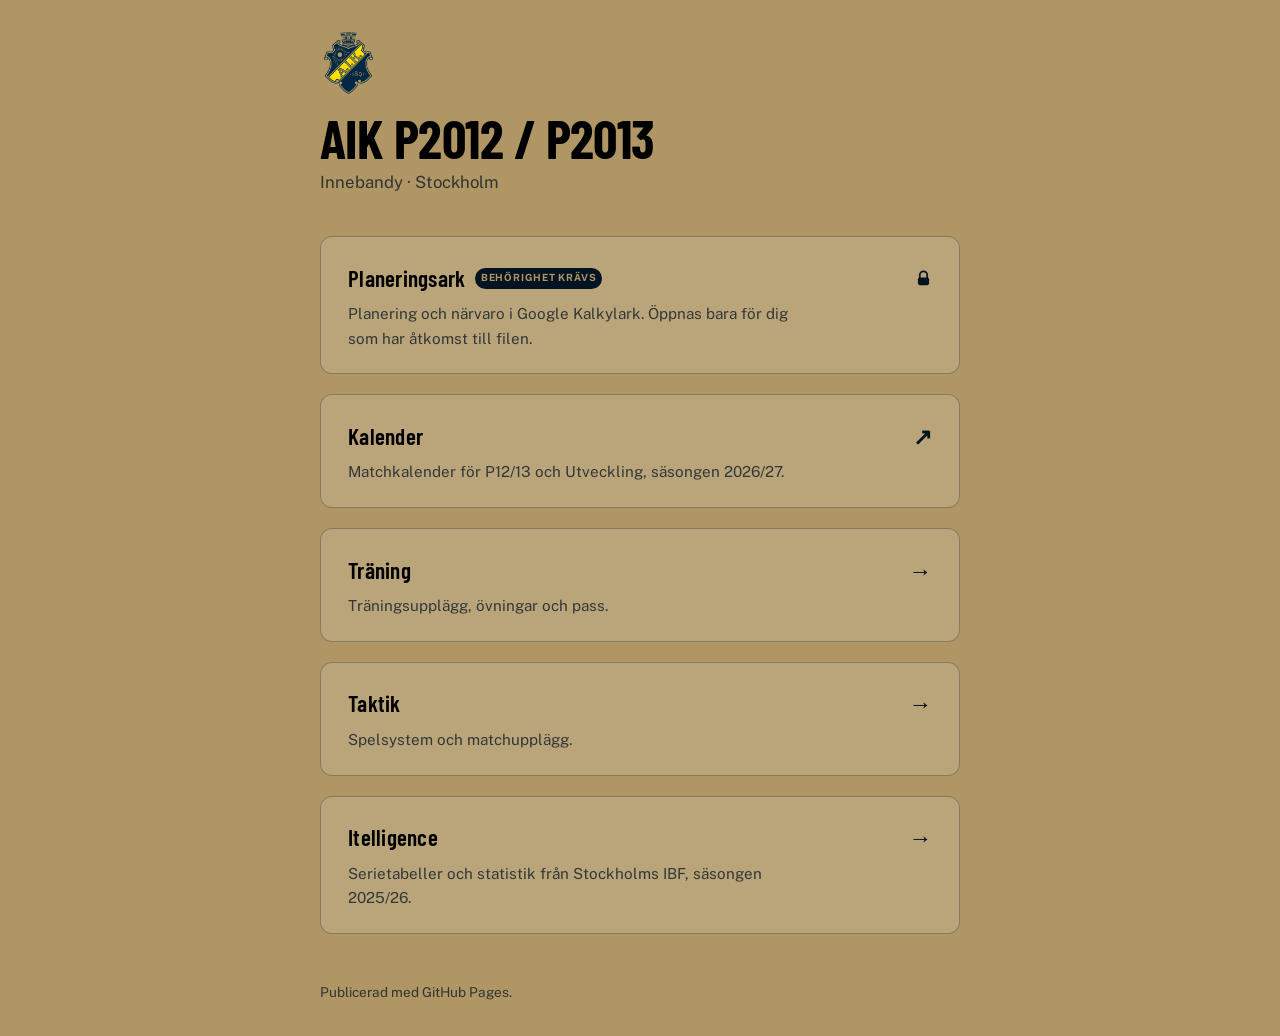
<file: index.html>
<!doctype html>
<html lang="sv">
<head>
<meta charset="utf-8">
<meta name="viewport" content="width=device-width, initial-scale=1">
<title>AIK P2012 / P2013</title>
<link rel="preconnect" href="https://fonts.googleapis.com">
<link rel="preconnect" href="https://fonts.gstatic.com" crossorigin>
<link rel="stylesheet" href="https://fonts.googleapis.com/css2?family=Barlow+Condensed:wght@500;600;700&family=Public+Sans:wght@400;500;600;700&display=swap">
<link rel="stylesheet" href="assets/site.css">
</head>
<body>
<main>
  <header>
    <img class="mark" src="assets/aik-logo.png" width="200" height="216" alt="AIK">
    <h1>AIK P2012 / P2013</h1>
    <p class="lead">Innebandy &middot; Stockholm</p>
  </header>

  <a class="card" href="https://docs.google.com/spreadsheets/d/1YvcD6__zhEygE4RaqG2DHUeIhtBKdUtCv52WwyqO2pc/edit?usp=drive_link" target="_blank" rel="noopener">
    <h2>Planeringsark <span class="badge">Beh&ouml;righet kr&auml;vs</span> <svg class="lock" viewBox="0 0 16 16" role="img" aria-label="L&auml;st">
      <path d="M4.5 7V4.75a3.5 3.5 0 0 1 7 0V7" fill="none" stroke="currentColor" stroke-width="1.6" stroke-linecap="round"></path>
      <rect x="2.75" y="7" width="10.5" height="7.25" rx="1.7" fill="currentColor"></rect>
    </svg></h2>
    <p>Planering och n&auml;rvaro i Google Kalkylark. &Ouml;ppnas bara f&ouml;r dig som har &aring;tkomst till filen.</p>
  </a>

  <a class="card" href="https://smerakm.github.io/aikp12calendar/" target="_blank" rel="noopener">
    <h2>Kalender <span class="arrow">&#8599;</span></h2>
    <p>Matchkalender f&ouml;r P12/13 och Utveckling, s&auml;songen 2026/27.</p>
  </a>

  <a class="card" href="training/index.html">
    <h2>Tr&auml;ning <span class="arrow">&rarr;</span></h2>
    <p>Tr&auml;ningsuppl&auml;gg, &ouml;vningar och pass.</p>
  </a>

  <a class="card" href="taktik/index.html">
    <h2>Taktik <span class="arrow">&rarr;</span></h2>
    <p>Spelsystem och matchuppl&auml;gg.</p>
  </a>

  <a class="card" href="itelligence/index.html">
    <h2>Itelligence <span class="arrow">&rarr;</span></h2>
    <p>Serietabeller och statistik fr&aring;n Stockholms IBF, s&auml;songen 2025/26.</p>
  </a>

  <footer>Publicerad med GitHub Pages.</footer>
</main>
</body>
</html>
</file>
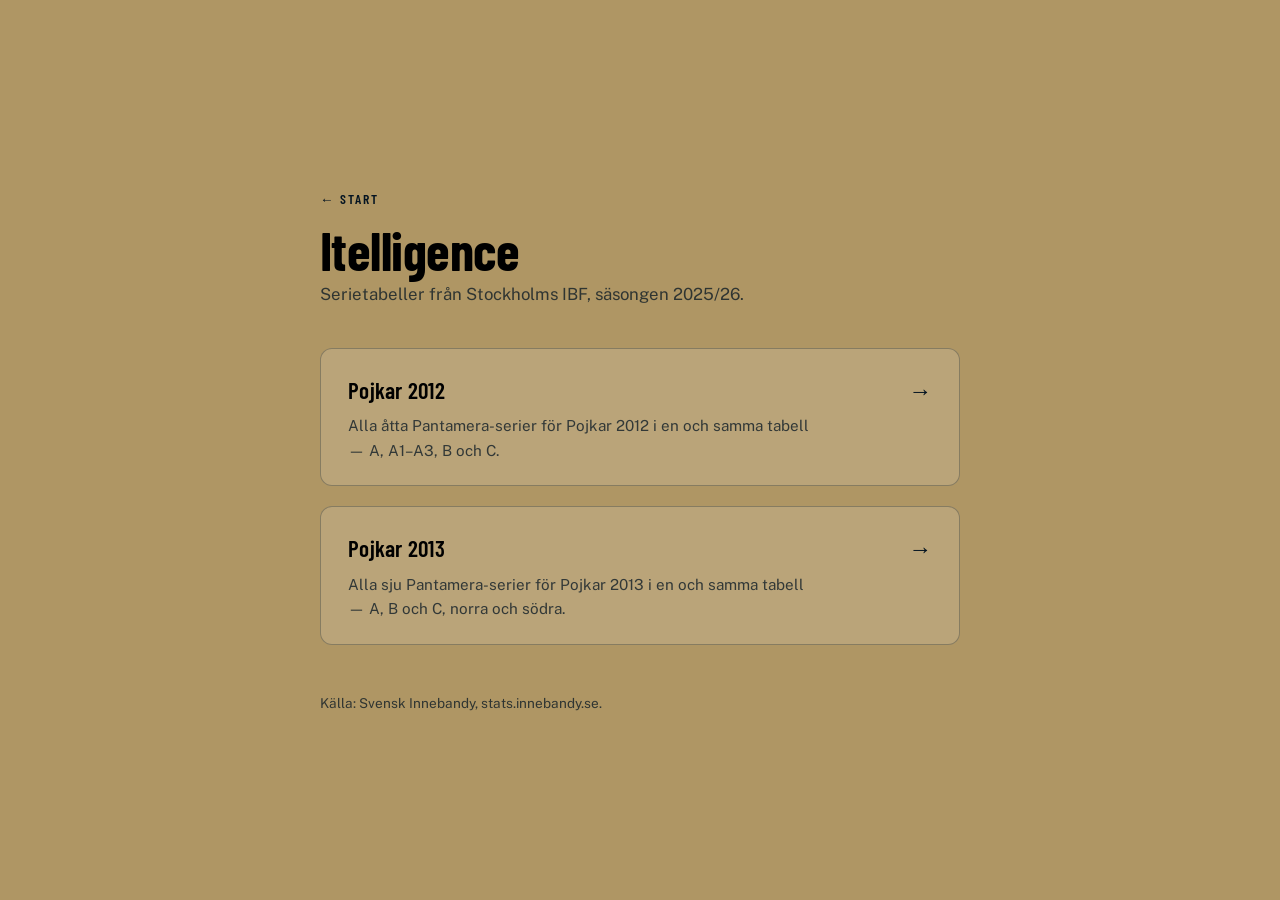
<file: itelligence/index.html>
<!doctype html>
<html lang="sv">
<head>
<meta charset="utf-8">
<meta name="viewport" content="width=device-width, initial-scale=1">
<title>Itelligence &middot; AIK P2012 / P2013</title>
<link rel="preconnect" href="https://fonts.googleapis.com">
<link rel="preconnect" href="https://fonts.gstatic.com" crossorigin>
<link rel="stylesheet" href="https://fonts.googleapis.com/css2?family=Barlow+Condensed:wght@500;600;700&family=Public+Sans:wght@400;500;600;700&display=swap">
<link rel="stylesheet" href="../assets/site.css">
</head>
<body>
<main>
  <header>
    <a class="back" href="../index.html">&larr; Start</a>
    <h1>Itelligence</h1>
    <p class="lead">Serietabeller fr&aring;n Stockholms IBF, s&auml;songen 2025/26.</p>
  </header>

  <a class="card" href="pojkar-2012-stockholm-2025-26.html">
    <h2>Pojkar 2012 <span class="arrow">&rarr;</span></h2>
    <p>Alla &aring;tta Pantamera-serier f&ouml;r Pojkar 2012 i en och samma tabell &mdash; A, A1&ndash;A3, B och C.</p>
  </a>

  <a class="card" href="pojkar-2013-stockholm-2025-26.html">
    <h2>Pojkar 2013 <span class="arrow">&rarr;</span></h2>
    <p>Alla sju Pantamera-serier f&ouml;r Pojkar 2013 i en och samma tabell &mdash; A, B och C, norra och s&ouml;dra.</p>
  </a>

  <footer>K&auml;lla: Svensk Innebandy, stats.innebandy.se.</footer>
</main>
</body>
</html>
</file>
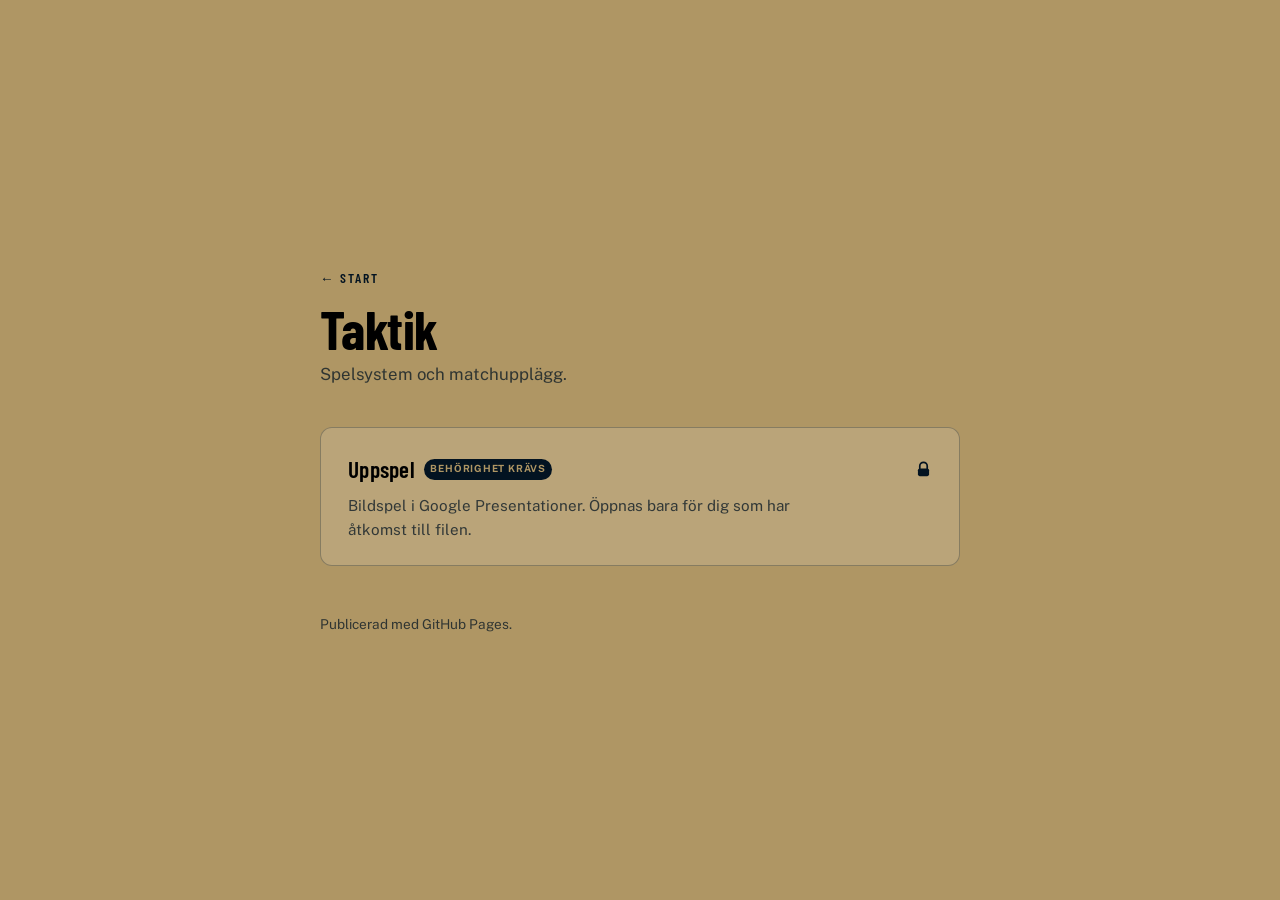
<file: taktik/index.html>
<!doctype html>
<html lang="sv">
<head>
<meta charset="utf-8">
<meta name="viewport" content="width=device-width, initial-scale=1">
<title>Taktik &middot; AIK P2012 / P2013</title>
<link rel="preconnect" href="https://fonts.googleapis.com">
<link rel="preconnect" href="https://fonts.gstatic.com" crossorigin>
<link rel="stylesheet" href="https://fonts.googleapis.com/css2?family=Barlow+Condensed:wght@500;600;700&family=Public+Sans:wght@400;500;600;700&display=swap">
<link rel="stylesheet" href="../assets/site.css">
</head>
<body>
<main>
  <header>
    <a class="back" href="../index.html">&larr; Start</a>
    <h1>Taktik</h1>
    <p class="lead">Spelsystem och matchuppl&auml;gg.</p>
  </header>

  <a class="card" href="https://docs.google.com/presentation/d/17KbBBdPLnSO3eeCS7AKTJC_ozTvdbkstbRaDOPCvqd4/edit?usp=drive_link" target="_blank" rel="noopener">
    <h2>Uppspel <span class="badge">Beh&ouml;righet kr&auml;vs</span> <svg class="lock" viewBox="0 0 16 16" role="img" aria-label="L&auml;st">
      <path d="M4.5 7V4.75a3.5 3.5 0 0 1 7 0V7" fill="none" stroke="currentColor" stroke-width="1.6" stroke-linecap="round"></path>
      <rect x="2.75" y="7" width="10.5" height="7.25" rx="1.7" fill="currentColor"></rect>
    </svg></h2>
    <p>Bildspel i Google Presentationer. &Ouml;ppnas bara f&ouml;r dig som har &aring;tkomst till filen.</p>
  </a>

  <!-- L&auml;gg till en sida s&aring; h&auml;r:
  <a class="card" href="min-sida.html">
    <h2>Rubrik <span class="arrow">&rarr;</span></h2>
    <p>En rad som beskriver sidan.</p>
  </a>
  -->

  <footer>Publicerad med GitHub Pages.</footer>
</main>
</body>
</html>
</file>
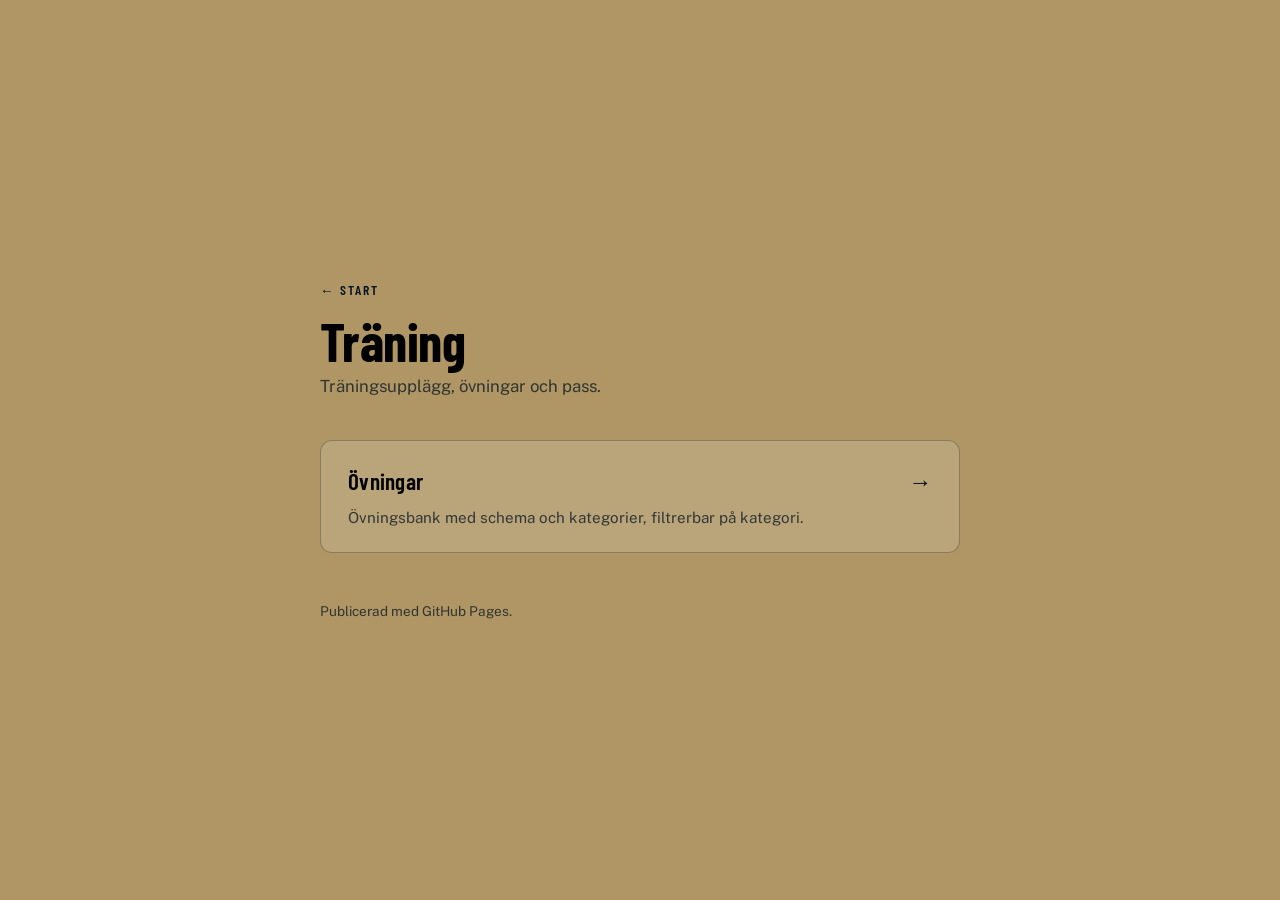
<file: training/index.html>
<!doctype html>
<html lang="sv">
<head>
<meta charset="utf-8">
<meta name="viewport" content="width=device-width, initial-scale=1">
<title>Tr&auml;ning &middot; AIK P2012 / P2013</title>
<link rel="preconnect" href="https://fonts.googleapis.com">
<link rel="preconnect" href="https://fonts.gstatic.com" crossorigin>
<link rel="stylesheet" href="https://fonts.googleapis.com/css2?family=Barlow+Condensed:wght@500;600;700&family=Public+Sans:wght@400;500;600;700&display=swap">
<link rel="stylesheet" href="../assets/site.css">
</head>
<body>
<main>
  <header>
    <a class="back" href="../index.html">&larr; Start</a>
    <h1>Tr&auml;ning</h1>
    <p class="lead">Tr&auml;ningsuppl&auml;gg, &ouml;vningar och pass.</p>
  </header>

  <a class="card" href="ovningar.html">
    <h2>&Ouml;vningar <span class="arrow">&rarr;</span></h2>
    <p>&Ouml;vningsbank med schema och kategorier, filtrerbar p&aring; kategori.</p>
  </a>

  <!-- L&auml;gg till en sida s&aring; h&auml;r:
  <a class="card" href="min-sida.html">
    <h2>Rubrik <span class="arrow">&rarr;</span></h2>
    <p>En rad som beskriver sidan.</p>
  </a>

  L&auml;st l&auml;nk (Google Drive) s&aring; h&auml;r:
  <a class="card" href="https://docs.google.com/..." target="_blank" rel="noopener">
    <h2>Rubrik <span class="badge">Beh&ouml;righet kr&auml;vs</span> <svg class="lock" viewBox="0 0 16 16" role="img" aria-label="L&auml;st">
      <path d="M4.5 7V4.75a3.5 3.5 0 0 1 7 0V7" fill="none" stroke="currentColor" stroke-width="1.6" stroke-linecap="round"></path>
      <rect x="2.75" y="7" width="10.5" height="7.25" rx="1.7" fill="currentColor"></rect>
    </svg></h2>
    <p>En rad som beskriver sidan.</p>
  </a>
  -->

  <footer>Publicerad med GitHub Pages.</footer>
</main>
</body>
</html>
</file>
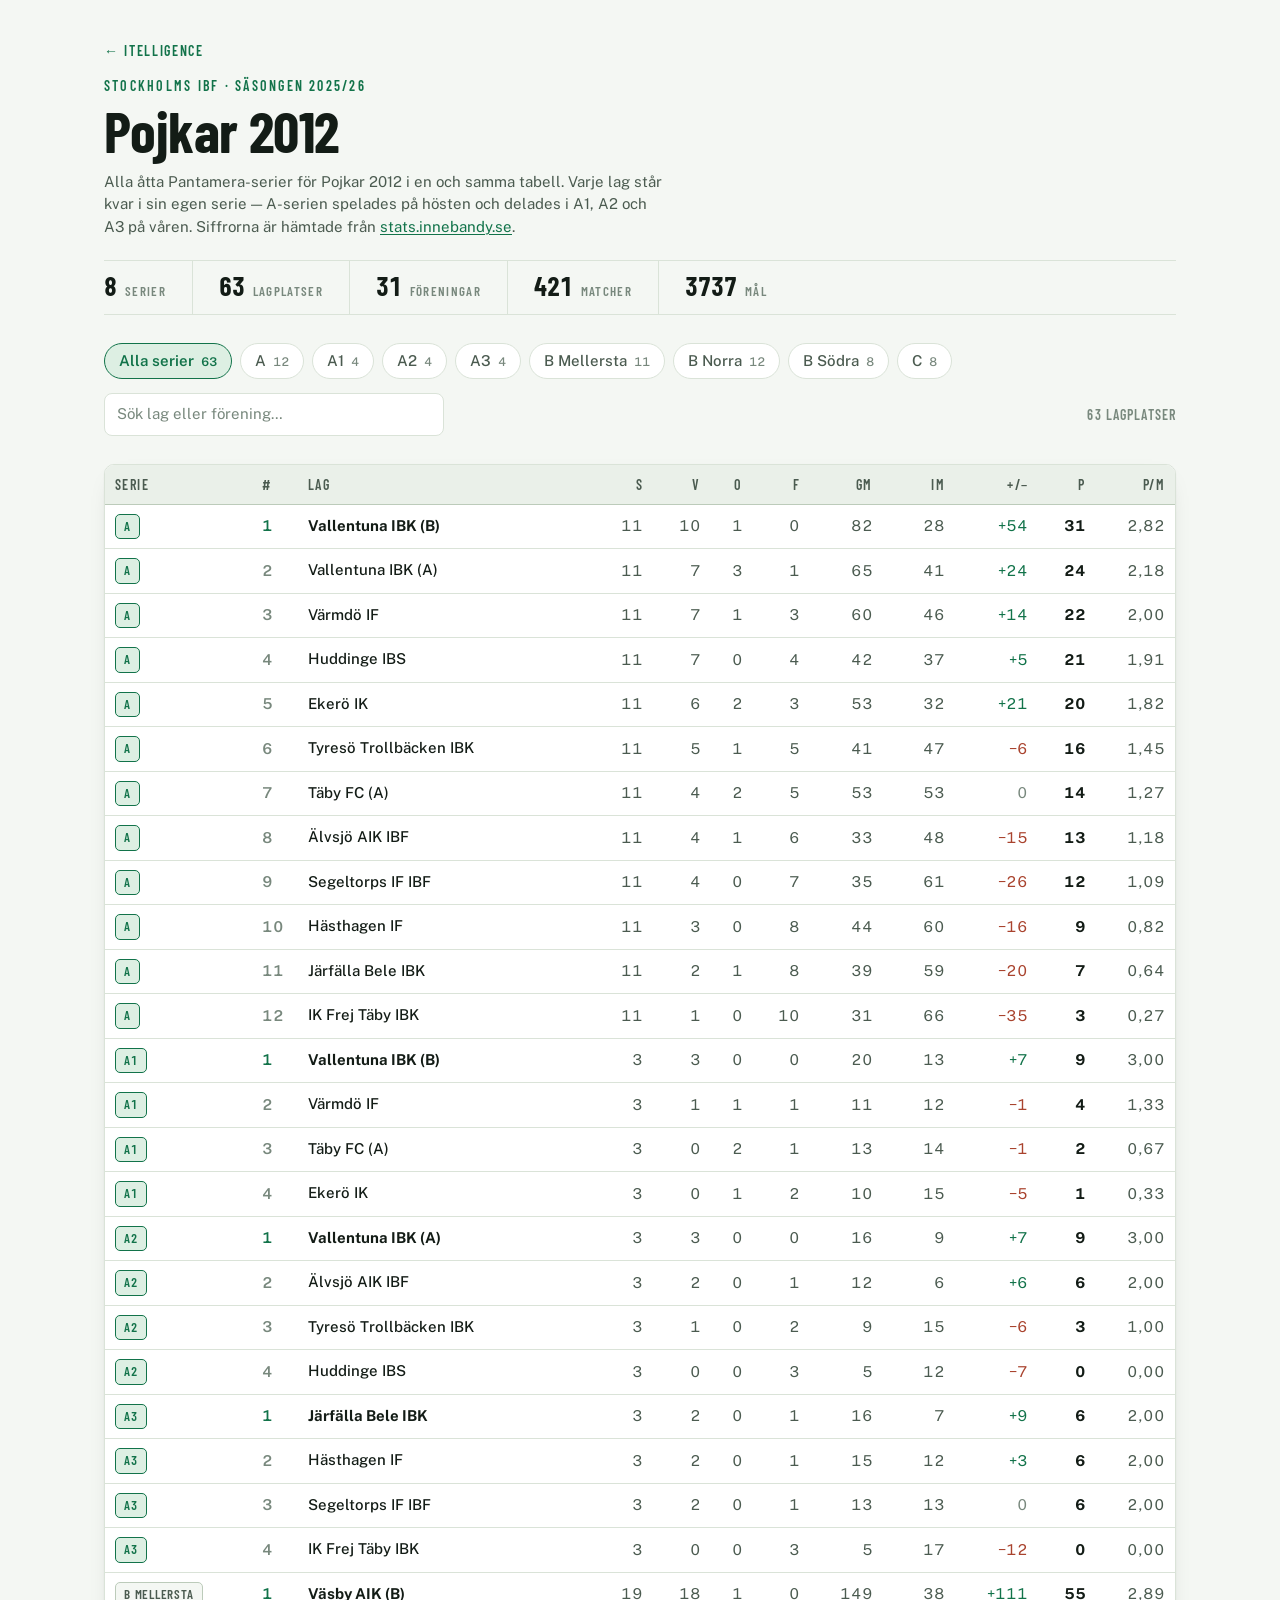
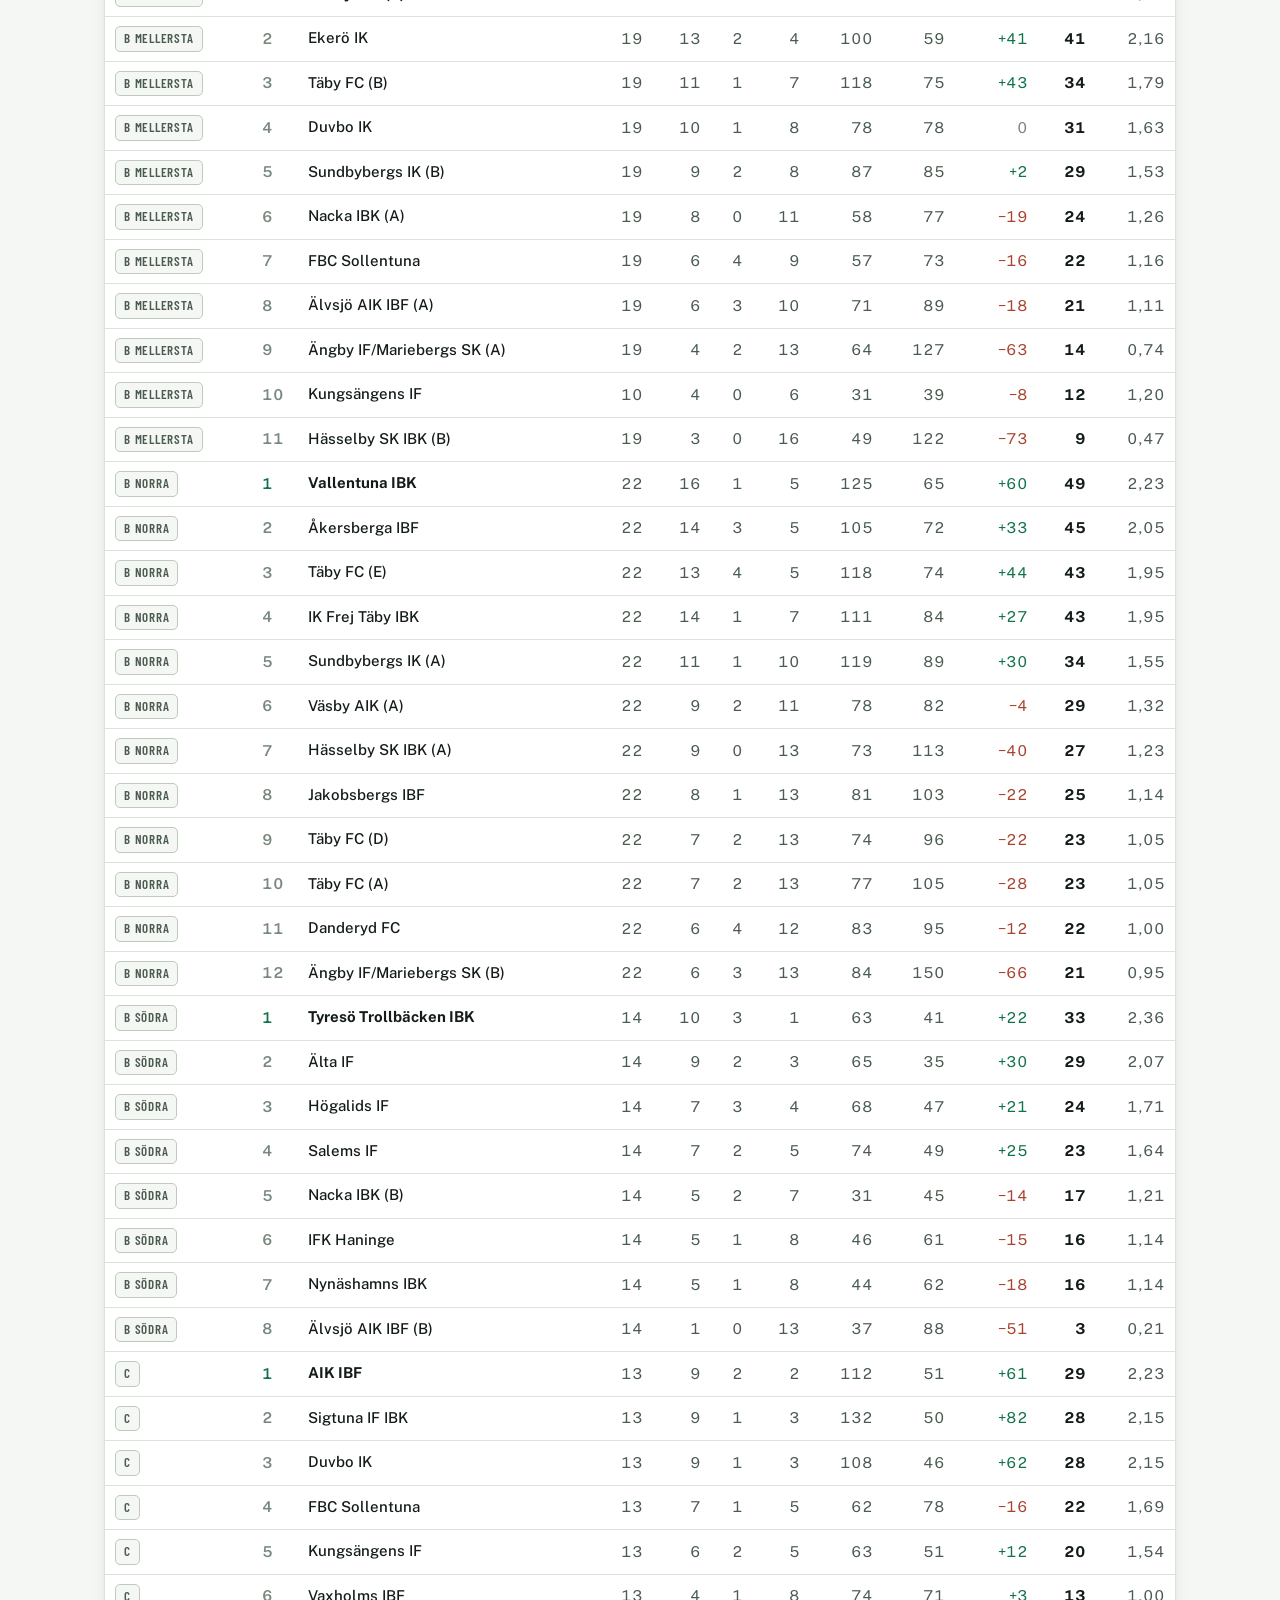
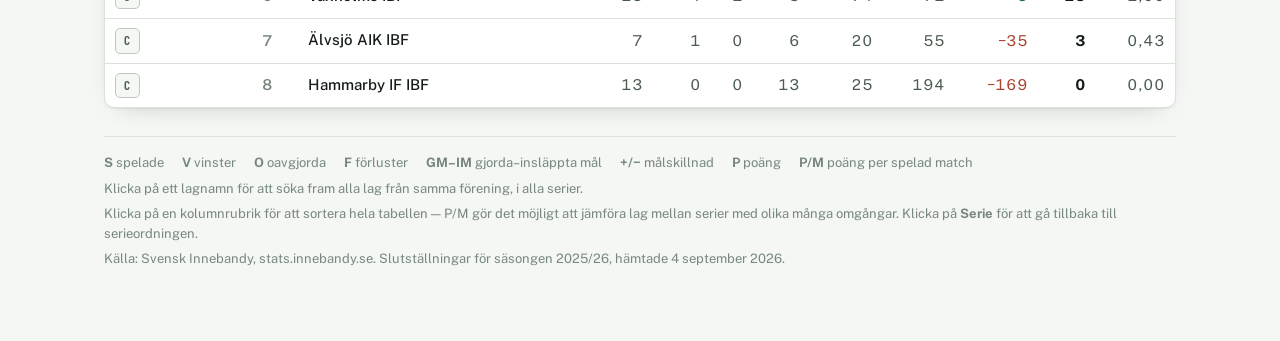
<file: itelligence/pojkar-2012-stockholm-2025-26.html>
<!DOCTYPE html>
<html lang="sv">
<head>
<meta charset="utf-8">
<meta name="viewport" content="width=device-width, initial-scale=1">
<title>Pojkar 2012 Stockholm</title>
<link rel="preconnect" href="https://fonts.googleapis.com">
<link rel="preconnect" href="https://fonts.gstatic.com" crossorigin>
<link rel="stylesheet" href="https://fonts.googleapis.com/css2?family=Barlow+Condensed:wght@500;600;700&family=Public+Sans:wght@400;500;600;700&display=swap">
<style>
  :root {
    --bg: #F4F7F3;
    --surface: #FFFFFF;
    --surface-2: #EAF0E9;
    --line: #DAE3D8;
    --line-strong: #BCCBBA;
    --ink: #131C16;
    --ink-2: #4B5B50;
    --ink-3: #78887D;
    --accent: #12734A;
    --accent-soft: #DDEFE3;
    --pos: #12734A;
    --neg: #A9432E;
    --shadow: 0 1px 2px rgba(19, 28, 22, .05), 0 8px 24px -16px rgba(19, 28, 22, .35);
    --radius: 10px;
    color-scheme: light;
  }
  @media (prefers-color-scheme: dark) {
    :root:not([data-theme="light"]) {
      --bg: #0D1310;
      --surface: #151D18;
      --surface-2: #1C251F;
      --line: #27332B;
      --line-strong: #3A4A3E;
      --ink: #E7EEE8;
      --ink-2: #AABAAF;
      --ink-3: #7F9085;
      --accent: #4ECB8A;
      --accent-soft: #16301F;
      --pos: #4ECB8A;
      --neg: #E58C73;
      --shadow: 0 1px 2px rgba(0, 0, 0, .4), 0 8px 24px -16px rgba(0, 0, 0, .8);
      color-scheme: dark;
    }
  }
  :root[data-theme="dark"] {
    --bg: #0D1310;
    --surface: #151D18;
    --surface-2: #1C251F;
    --line: #27332B;
    --line-strong: #3A4A3E;
    --ink: #E7EEE8;
    --ink-2: #AABAAF;
    --ink-3: #7F9085;
    --accent: #4ECB8A;
    --accent-soft: #16301F;
    --pos: #4ECB8A;
    --neg: #E58C73;
    --shadow: 0 1px 2px rgba(0, 0, 0, .4), 0 8px 24px -16px rgba(0, 0, 0, .8);
    color-scheme: dark;
  }

  * { box-sizing: border-box; }

  body {
    background: var(--bg);
    color: var(--ink);
    font-family: "Public Sans", -apple-system, BlinkMacSystemFont, "Segoe UI", Helvetica, Arial, sans-serif;
    font-size: 15px;
    line-height: 1.5;
    -webkit-font-smoothing: antialiased;
  }

  .wrap {
    max-width: 1120px;
    margin: 0 auto;
    padding: 40px 24px 72px;
    display: flex;
    flex-direction: column;
    gap: 28px;
  }

  /* ---------- header ---------- */
  .eyebrow {
    font-family: "Barlow Condensed", "Public Sans", sans-serif;
    font-size: 14px;
    font-weight: 600;
    letter-spacing: .16em;
    text-transform: uppercase;
    color: var(--accent);
    margin: 0 0 6px;
  }
  h1 {
    font-family: "Barlow Condensed", "Public Sans", sans-serif;
    font-size: clamp(38px, 7vw, 58px);
    font-weight: 700;
    letter-spacing: -.01em;
    line-height: .98;
    margin: 0;
    text-wrap: balance;
  }
  .lede {
    margin: 12px 0 0;
    max-width: 62ch;
    color: var(--ink-2);
  }
  .lede a { color: var(--accent); text-decoration-thickness: 1px; text-underline-offset: 2px; }

  .facts {
    display: flex;
    flex-wrap: wrap;
    gap: 0;
    margin-top: 22px;
    border-top: 1px solid var(--line);
    border-bottom: 1px solid var(--line);
  }
  .fact {
    padding: 12px 26px 12px 0;
    margin-right: 26px;
    border-right: 1px solid var(--line);
    display: flex;
    align-items: baseline;
    gap: 8px;
  }
  .fact:last-child { border-right: 0; margin-right: 0; }
  .fact b {
    font-family: "Barlow Condensed", sans-serif;
    font-size: 26px;
    font-weight: 700;
    font-variant-numeric: tabular-nums;
    line-height: 1;
  }
  .fact span {
    font-family: "Barlow Condensed", sans-serif;
    font-size: 13px;
    font-weight: 600;
    letter-spacing: .1em;
    text-transform: uppercase;
    color: var(--ink-3);
  }

  /* ---------- controls ---------- */
  .controls { display: flex; flex-direction: column; gap: 14px; }
  .chips { display: flex; flex-wrap: wrap; gap: 8px; }
  .chip {
    font: inherit;
    font-weight: 500;
    background: var(--surface);
    color: var(--ink-2);
    border: 1px solid var(--line);
    border-radius: 999px;
    padding: 6px 14px;
    cursor: pointer;
    display: inline-flex;
    align-items: baseline;
    gap: 7px;
    transition: border-color .12s, color .12s, background .12s;
  }
  .chip .n {
    font-size: 12px;
    font-variant-numeric: tabular-nums;
    color: var(--ink-3);
  }
  .chip:hover { border-color: var(--line-strong); color: var(--ink); }
  .chip[aria-pressed="true"] {
    background: var(--accent-soft);
    border-color: var(--accent);
    color: var(--accent);
    font-weight: 600;
  }
  .chip[aria-pressed="true"] .n { color: var(--accent); }
  .chip:focus-visible, .search input:focus-visible, th button:focus-visible {
    outline: 2px solid var(--accent);
    outline-offset: 2px;
  }

  .toolbar {
    display: flex;
    flex-wrap: wrap;
    gap: 12px;
    align-items: center;
    justify-content: space-between;
  }
  .search { position: relative; flex: 1 1 260px; max-width: 340px; }
  .search input {
    font: inherit;
    width: 100%;
    padding: 9px 12px;
    color: var(--ink);
    background: var(--surface);
    border: 1px solid var(--line);
    border-radius: 8px;
  }
  .search input::placeholder { color: var(--ink-3); }
  .status {
    font-family: "Barlow Condensed", sans-serif;
    font-size: 14px;
    font-weight: 600;
    letter-spacing: .08em;
    text-transform: uppercase;
    color: var(--ink-3);
  }
  .reset {
    font: inherit;
    font-size: 13px;
    background: none;
    border: 0;
    color: var(--accent);
    cursor: pointer;
    padding: 4px 0;
    text-decoration: underline;
    text-underline-offset: 3px;
  }
  .reset[hidden] { display: none !important; }

  /* ---------- table ---------- */
  .tablewrap {
    background: var(--surface);
    border: 1px solid var(--line);
    border-radius: var(--radius);
    box-shadow: var(--shadow);
    overflow-x: auto;
  }
  table { border-collapse: collapse; width: 100%; min-width: 860px; }
  thead th {
    position: sticky;
    top: 0;
    z-index: 2;
    background: var(--surface-2);
    border-bottom: 1px solid var(--line-strong);
    padding: 0;
    text-align: right;
    white-space: nowrap;
  }
  thead th:nth-child(-n+3) { text-align: left; }
  th button {
    font-family: "Barlow Condensed", sans-serif;
    font-size: 14px;
    font-weight: 600;
    letter-spacing: .1em;
    text-transform: uppercase;
    color: var(--ink-2);
    background: none;
    border: 0;
    cursor: pointer;
    width: 100%;
    padding: 11px 10px;
    text-align: inherit;
    white-space: nowrap;
  }
  th button:hover { color: var(--ink); }
  th[aria-sort] button { color: var(--accent); }
  th button .arw { font-size: 10px; opacity: .9; }

  tbody td {
    padding: 9px 10px;
    border-bottom: 1px solid var(--line);
    text-align: right;
    font-variant-numeric: tabular-nums;
    color: var(--ink-2);
    white-space: nowrap;
  }
  tbody tr:last-child td { border-bottom: 0; }
  tbody tr:hover td { background: var(--surface-2); }
  tbody tr.newgroup td { border-top: 1px solid var(--line-strong); }

  td.serie { text-align: left; }
  td.rank { text-align: left; width: 46px; color: var(--ink-3); font-weight: 600; }
  td.team { text-align: left; color: var(--ink); font-weight: 500; white-space: normal; min-width: 210px; }
  tr.lead td.team { font-weight: 700; }
  .teamlink {
    font: inherit;
    color: inherit;
    background: none;
    border: 0;
    padding: 0;
    text-align: left;
    cursor: pointer;
    border-bottom: 1px solid transparent;
  }
  .teamlink:hover { color: var(--accent); border-bottom-color: var(--accent); }
  .teamlink:focus-visible { outline: 2px solid var(--accent); outline-offset: 2px; }
  tr.lead td.rank { color: var(--accent); }
  td.p { color: var(--ink); font-weight: 700; }
  td.goals { color: var(--ink-2); }
  .diff.pos { color: var(--pos); }
  .diff.neg { color: var(--neg); }
  .diff.zero { color: var(--ink-3); }

  .badge {
    display: inline-block;
    font-family: "Barlow Condensed", sans-serif;
    font-size: 13px;
    font-weight: 600;
    letter-spacing: .06em;
    text-transform: uppercase;
    padding: 2px 8px;
    border-radius: 5px;
    border: 1px solid var(--line-strong);
    color: var(--ink-2);
    background: var(--bg);
  }
  .badge.lvA { border-color: var(--accent); color: var(--accent); background: var(--accent-soft); }

  .empty { padding: 40px 16px; text-align: center; color: var(--ink-3); }
  .empty[hidden] { display: none !important; }

  footer {
    color: var(--ink-3);
    font-size: 13px;
    border-top: 1px solid var(--line);
    padding-top: 16px;
    display: flex;
    flex-direction: column;
    gap: 6px;
  }
  footer a { color: var(--accent); }

  .back {
    display: inline-block;
    margin: 0 0 14px;
    font-family: "Barlow Condensed", "Public Sans", sans-serif;
    font-size: 14px;
    font-weight: 600;
    letter-spacing: .12em;
    text-transform: uppercase;
    color: var(--accent);
    text-decoration: none;
  }
  .back:hover { text-decoration: underline; text-underline-offset: 3px; }
  .key { display: flex; flex-wrap: wrap; gap: 4px 18px; }

  @media (max-width: 640px) {
    .wrap { padding: 28px 16px 56px; }
    .fact { padding-right: 18px; margin-right: 18px; }
  }
  @media (prefers-reduced-motion: reduce) {
    * { transition: none !important; animation: none !important; }
  }
</style>
<style>
  html { color-scheme: light dark; }
  body { margin: 0; }
  img { max-width: 100%; }
  [hidden] { display: none !important; }
</style>
</head>
<body>
<div class="wrap">
  <header>
    <a class="back" href="index.html">&larr; Itelligence</a>
    <p class="eyebrow">Stockholms IBF &middot; Säsongen 2025/26</p>
    <h1>Pojkar 2012</h1>
    <p class="lede">Alla åtta Pantamera-serier för Pojkar 2012 i en och samma tabell. Varje lag står kvar i sin egen serie — A-serien spelades på hösten och delades i A1, A2 och A3 på våren. Siffrorna är hämtade från <a href="https://stats.innebandy.se/sasong/43/serie/40838/serietabell" target="_blank" rel="noopener">stats.innebandy.se</a>.</p>
    <div class="facts">
      <div class="fact"><b>8</b><span>Serier</span></div>
      <div class="fact"><b id="f-rows">0</b><span>Lagplatser</span></div>
      <div class="fact"><b id="f-clubs">0</b><span>Föreningar</span></div>
      <div class="fact"><b id="f-matches">0</b><span>Matcher</span></div>
      <div class="fact"><b id="f-goals">0</b><span>Mål</span></div>
    </div>
  </header>

  <div class="controls">
    <div class="chips" id="chips"></div>
    <div class="toolbar">
      <label class="search">
        <input id="q" type="search" placeholder="Sök lag eller förening…" aria-label="Sök lag eller förening">
      </label>
      <div style="display:flex;align-items:center;gap:16px">
        <button class="reset" id="reset" hidden>Återställ</button>
        <span class="status" id="status"></span>
      </div>
    </div>
  </div>

  <div class="tablewrap">
    <table>
      <thead>
        <tr id="head"></tr>
      </thead>
      <tbody id="body"></tbody>
    </table>
    <p class="empty" id="empty" hidden>Inga lag matchar sökningen.</p>
  </div>

  <footer>
    <div class="key">
      <span><b>S</b> spelade</span><span><b>V</b> vinster</span><span><b>O</b> oavgjorda</span><span><b>F</b> förluster</span><span><b>GM–IM</b> gjorda–insläppta mål</span><span><b>+/−</b> målskillnad</span><span><b>P</b> poäng</span><span><b>P/M</b> poäng per spelad match</span>
    </div>
    <div>Klicka på ett lagnamn för att söka fram alla lag från samma förening, i alla serier.</div>
    <div>Klicka på en kolumnrubrik för att sortera hela tabellen — P/M gör det möjligt att jämföra lag mellan serier med olika många omgångar. Klicka på <b>Serie</b> för att gå tillbaka till serieordningen.</div>
    <div>Källa: Svensk Innebandy, stats.innebandy.se. Slutställningar för säsongen 2025/26, hämtade 4 september 2026.</div>
  </footer>
</div>

<script>
(function () {
  var S = [
    { key: "A",  name: "Pantamera Pojkar 2012 A",           short: "A",   lv: "A", url: "https://stats.innebandy.se/sasong/43/serie/40838/serietabell" },
    { key: "A1", name: "Pantamera Pojkar 2012 A1",          short: "A1",  lv: "A", url: "https://stats.innebandy.se/sasong/43/serie/43523/serietabell" },
    { key: "A2", name: "Pantamera Pojkar 2012 A2",          short: "A2",  lv: "A", url: "https://stats.innebandy.se/sasong/43/serie/43524/serietabell" },
    { key: "A3", name: "Pantamera Pojkar 2012 A3",          short: "A3",  lv: "A", url: "https://stats.innebandy.se/sasong/43/serie/43525/serietabell" },
    { key: "BM", name: "Pantamera Pojkar 2012 B Mellersta", short: "B Mellersta", lv: "B", url: "https://stats.innebandy.se/sasong/43/serie/41368/serietabell" },
    { key: "BN", name: "Pantamera Pojkar 2012 B Norra",     short: "B Norra",     lv: "B", url: "https://stats.innebandy.se/sasong/43/serie/41367/serietabell" },
    { key: "BS", name: "Pantamera Pojkar 2012 B Södra",     short: "B Södra",     lv: "B", url: "https://stats.innebandy.se/sasong/43/serie/41369/serietabell" },
    { key: "C",  name: "Pantamera Pojkar 2012 C",           short: "C",   lv: "C", url: "https://stats.innebandy.se/sasong/43/serie/41371/serietabell" }
  ];

  // serie, placering, lag, S, V, O, F, GM, IM, P
  var RAW = [
    ["A",1,"Vallentuna IBK (B)",11,10,1,0,82,28,31],
    ["A",2,"Vallentuna IBK (A)",11,7,3,1,65,41,24],
    ["A",3,"Värmdö IF",11,7,1,3,60,46,22],
    ["A",4,"Huddinge IBS",11,7,0,4,42,37,21],
    ["A",5,"Ekerö IK",11,6,2,3,53,32,20],
    ["A",6,"Tyresö Trollbäcken IBK",11,5,1,5,41,47,16],
    ["A",7,"Täby FC (A)",11,4,2,5,53,53,14],
    ["A",8,"Älvsjö AIK IBF",11,4,1,6,33,48,13],
    ["A",9,"Segeltorps IF IBF",11,4,0,7,35,61,12],
    ["A",10,"Hästhagen IF",11,3,0,8,44,60,9],
    ["A",11,"Järfälla Bele IBK",11,2,1,8,39,59,7],
    ["A",12,"IK Frej Täby IBK",11,1,0,10,31,66,3],

    ["A1",1,"Vallentuna IBK (B)",3,3,0,0,20,13,9],
    ["A1",2,"Värmdö IF",3,1,1,1,11,12,4],
    ["A1",3,"Täby FC (A)",3,0,2,1,13,14,2],
    ["A1",4,"Ekerö IK",3,0,1,2,10,15,1],

    ["A2",1,"Vallentuna IBK (A)",3,3,0,0,16,9,9],
    ["A2",2,"Älvsjö AIK IBF",3,2,0,1,12,6,6],
    ["A2",3,"Tyresö Trollbäcken IBK",3,1,0,2,9,15,3],
    ["A2",4,"Huddinge IBS",3,0,0,3,5,12,0],

    ["A3",1,"Järfälla Bele IBK",3,2,0,1,16,7,6],
    ["A3",2,"Hästhagen IF",3,2,0,1,15,12,6],
    ["A3",3,"Segeltorps IF IBF",3,2,0,1,13,13,6],
    ["A3",4,"IK Frej Täby IBK",3,0,0,3,5,17,0],

    ["BM",1,"Väsby AIK (B)",19,18,1,0,149,38,55],
    ["BM",2,"Ekerö IK",19,13,2,4,100,59,41],
    ["BM",3,"Täby FC (B)",19,11,1,7,118,75,34],
    ["BM",4,"Duvbo IK",19,10,1,8,78,78,31],
    ["BM",5,"Sundbybergs IK (B)",19,9,2,8,87,85,29],
    ["BM",6,"Nacka IBK (A)",19,8,0,11,58,77,24],
    ["BM",7,"FBC Sollentuna",19,6,4,9,57,73,22],
    ["BM",8,"Älvsjö AIK IBF (A)",19,6,3,10,71,89,21],
    ["BM",9,"Ängby IF/Mariebergs SK (A)",19,4,2,13,64,127,14],
    ["BM",10,"Kungsängens IF",10,4,0,6,31,39,12],
    ["BM",11,"Hässelby SK IBK (B)",19,3,0,16,49,122,9],

    ["BN",1,"Vallentuna IBK",22,16,1,5,125,65,49],
    ["BN",2,"Åkersberga IBF",22,14,3,5,105,72,45],
    ["BN",3,"Täby FC (E)",22,13,4,5,118,74,43],
    ["BN",4,"IK Frej Täby IBK",22,14,1,7,111,84,43],
    ["BN",5,"Sundbybergs IK (A)",22,11,1,10,119,89,34],
    ["BN",6,"Väsby AIK (A)",22,9,2,11,78,82,29],
    ["BN",7,"Hässelby SK IBK (A)",22,9,0,13,73,113,27],
    ["BN",8,"Jakobsbergs IBF",22,8,1,13,81,103,25],
    ["BN",9,"Täby FC (D)",22,7,2,13,74,96,23],
    ["BN",10,"Täby FC (A)",22,7,2,13,77,105,23],
    ["BN",11,"Danderyd FC",22,6,4,12,83,95,22],
    ["BN",12,"Ängby IF/Mariebergs SK (B)",22,6,3,13,84,150,21],

    ["BS",1,"Tyresö Trollbäcken IBK",14,10,3,1,63,41,33],
    ["BS",2,"Älta IF",14,9,2,3,65,35,29],
    ["BS",3,"Högalids IF",14,7,3,4,68,47,24],
    ["BS",4,"Salems IF",14,7,2,5,74,49,23],
    ["BS",5,"Nacka IBK (B)",14,5,2,7,31,45,17],
    ["BS",6,"IFK Haninge",14,5,1,8,46,61,16],
    ["BS",7,"Nynäshamns IBK",14,5,1,8,44,62,16],
    ["BS",8,"Älvsjö AIK IBF (B)",14,1,0,13,37,88,3],

    ["C",1,"AIK IBF",13,9,2,2,112,51,29],
    ["C",2,"Sigtuna IF IBK",13,9,1,3,132,50,28],
    ["C",3,"Duvbo IK",13,9,1,3,108,46,28],
    ["C",4,"FBC Sollentuna",13,7,1,5,62,78,22],
    ["C",5,"Kungsängens IF",13,6,2,5,63,51,20],
    ["C",6,"Vaxholms IBF",13,4,1,8,74,71,13],
    ["C",7,"Älvsjö AIK IBF",7,1,0,6,20,55,3],
    ["C",8,"Hammarby IF IBF",13,0,0,13,25,194,0]
  ];

  var byKey = {};
  S.forEach(function (s, i) { s.order = i; byKey[s.key] = s; });

  var rows = RAW.map(function (r, i) {
    return {
      i: i,
      s: byKey[r[0]],
      pos: r[1],
      team: r[2],
      club: r[2].replace(/\s*\([A-Z]\)\s*$/, ""),
      m: r[3], w: r[4], d: r[5], l: r[6],
      gf: r[7], ga: r[8], p: r[9],
      dif: r[7] - r[8],
      ppm: r[3] ? r[9] / r[3] : 0
    };
  });

  // ---- header facts ----
  var totalMatches = Math.round(rows.reduce(function (a, r) { return a + r.m; }, 0) / 2);
  var totalGoals = rows.reduce(function (a, r) { return a + r.gf; }, 0);
  var clubs = {};
  rows.forEach(function (r) { clubs[r.club] = 1; });
  document.getElementById("f-rows").textContent = rows.length;
  document.getElementById("f-clubs").textContent = Object.keys(clubs).length;
  document.getElementById("f-matches").textContent = totalMatches;
  document.getElementById("f-goals").textContent = totalGoals;

  // ---- state ----
  var state = { serie: "ALL", q: "", sort: null, dir: -1 };

  // ---- chips ----
  var chips = document.getElementById("chips");
  function chip(key, label, count) {
    var b = document.createElement("button");
    b.className = "chip";
    b.type = "button";
    b.setAttribute("aria-pressed", state.serie === key ? "true" : "false");
    b.dataset.key = key;
    b.innerHTML = '<span>' + label + '</span><span class="n">' + count + '</span>';
    b.addEventListener("click", function () {
      state.serie = key;
      [].forEach.call(chips.children, function (c) {
        c.setAttribute("aria-pressed", c.dataset.key === key ? "true" : "false");
      });
      render();
    });
    chips.appendChild(b);
  }
  chip("ALL", "Alla serier", rows.length);
  S.forEach(function (s) {
    chip(s.key, s.short, rows.filter(function (r) { return r.s === s; }).length);
  });

  // ---- columns ----
  var COLS = [
    { k: "serie", t: "Serie", num: false },
    { k: "pos",   t: "#",     num: true, asc: true },
    { k: "team",  t: "Lag",   num: false },
    { k: "m",  t: "S", num: true },
    { k: "w",  t: "V", num: true },
    { k: "d",  t: "O", num: true },
    { k: "l",  t: "F", num: true },
    { k: "gf", t: "GM", num: true },
    { k: "ga", t: "IM", num: true },
    { k: "dif", t: "+/−", num: true },
    { k: "p",   t: "P",  num: true },
    { k: "ppm", t: "P/M", num: true }
  ];

  var head = document.getElementById("head");
  COLS.forEach(function (c) {
    var th = document.createElement("th");
    var b = document.createElement("button");
    b.type = "button";
    b.dataset.k = c.k;
    b.innerHTML = c.t + ' <span class="arw"></span>';
    b.addEventListener("click", function () { sortBy(c); });
    th.appendChild(b);
    head.appendChild(th);
  });

  function sortBy(c) {
    if (c.k === "serie") { state.sort = null; state.dir = -1; render(); return; }
    if (state.sort === c.k) { state.dir = -state.dir; }
    else { state.sort = c.k; state.dir = (c.num && !c.asc) ? -1 : 1; }
    render();
  }

  // ---- render ----
  var body = document.getElementById("body");
  var statusEl = document.getElementById("status");
  var emptyEl = document.getElementById("empty");
  var resetEl = document.getElementById("reset");

  function fmtDiff(n) {
    var cls = n > 0 ? "pos" : (n < 0 ? "neg" : "zero");
    var txt = n > 0 ? "+" + n : (n < 0 ? "−" + Math.abs(n) : "0");
    return '<span class="diff ' + cls + '">' + txt + "</span>";
  }

  function render() {
    var q = state.q.trim().toLowerCase();
    var list = rows.filter(function (r) {
      if (state.serie !== "ALL" && r.s.key !== state.serie) return false;
      if (q && r.team.toLowerCase().indexOf(q) === -1) return false;
      return true;
    });

    if (state.sort) {
      var k = state.sort, d = state.dir;
      list = list.slice().sort(function (a, b) {
        var x = a[k], y = b[k], c;
        if (typeof x === "string") c = x.localeCompare(y, "sv");
        else c = x - y;
        if (c === 0) { c = a.s.order - b.s.order || a.pos - b.pos; return c; }
        return c * d;
      });
    } else {
      list = list.slice().sort(function (a, b) {
        return a.s.order - b.s.order || a.pos - b.pos;
      });
    }

    [].forEach.call(head.children, function (th) {
      var k = th.firstChild.dataset.k;
      var arw = th.querySelector(".arw");
      if (state.sort === k) {
        th.setAttribute("aria-sort", state.dir === 1 ? "ascending" : "descending");
        arw.textContent = state.dir === 1 ? "▲" : "▼";
      } else {
        th.removeAttribute("aria-sort");
        arw.textContent = "";
      }
    });

    var html = "";
    var prev = null;
    list.forEach(function (r) {
      var cls = [];
      if (!state.sort && prev && prev !== r.s.key) cls.push("newgroup");
      if (r.pos === 1) cls.push("lead");
      prev = r.s.key;
      html += '<tr class="' + cls.join(" ") + '">' +
        '<td class="serie"><span class="badge lv' + r.s.lv + '">' + r.s.short + "</span></td>" +
        '<td class="rank">' + r.pos + "</td>" +
        '<td class="team"><button type="button" class="teamlink" data-club="' + r.club + '" title="Visa alla lag från ' + r.club + '">' + r.team + "</button></td>" +
        "<td>" + r.m + "</td><td>" + r.w + "</td><td>" + r.d + "</td><td>" + r.l + "</td>" +
        '<td class="goals">' + r.gf + '</td><td class="goals">' + r.ga + "</td>" +
        "<td>" + fmtDiff(r.dif) + "</td>" +
        '<td class="p">' + r.p + "</td>" +
        "<td>" + r.ppm.toFixed(2).replace(".", ",") + "</td>" +
        "</tr>";
    });
    body.innerHTML = html;
    emptyEl.hidden = list.length > 0;

    var active = state.serie !== "ALL" || q !== "" || state.sort !== null;
    resetEl.hidden = !active;
    statusEl.textContent = list.length === rows.length
      ? rows.length + " lagplatser"
      : list.length + " av " + rows.length + " lagplatser";
  }

  body.addEventListener("click", function (e) {
    var btn = e.target.closest(".teamlink");
    if (!btn) return;
    var club = btn.dataset.club;
    state.q = club;
    state.serie = "ALL";
    document.getElementById("q").value = club;
    [].forEach.call(chips.children, function (c) {
      c.setAttribute("aria-pressed", c.dataset.key === "ALL" ? "true" : "false");
    });
    render();
  });

  document.getElementById("q").addEventListener("input", function (e) {
    state.q = e.target.value;
    render();
  });
  resetEl.addEventListener("click", function () {
    state.serie = "ALL"; state.q = ""; state.sort = null; state.dir = -1;
    document.getElementById("q").value = "";
    [].forEach.call(chips.children, function (c) {
      c.setAttribute("aria-pressed", c.dataset.key === "ALL" ? "true" : "false");
    });
    render();
  });

  render();
})();
</script>
</body>
</html>
</file>
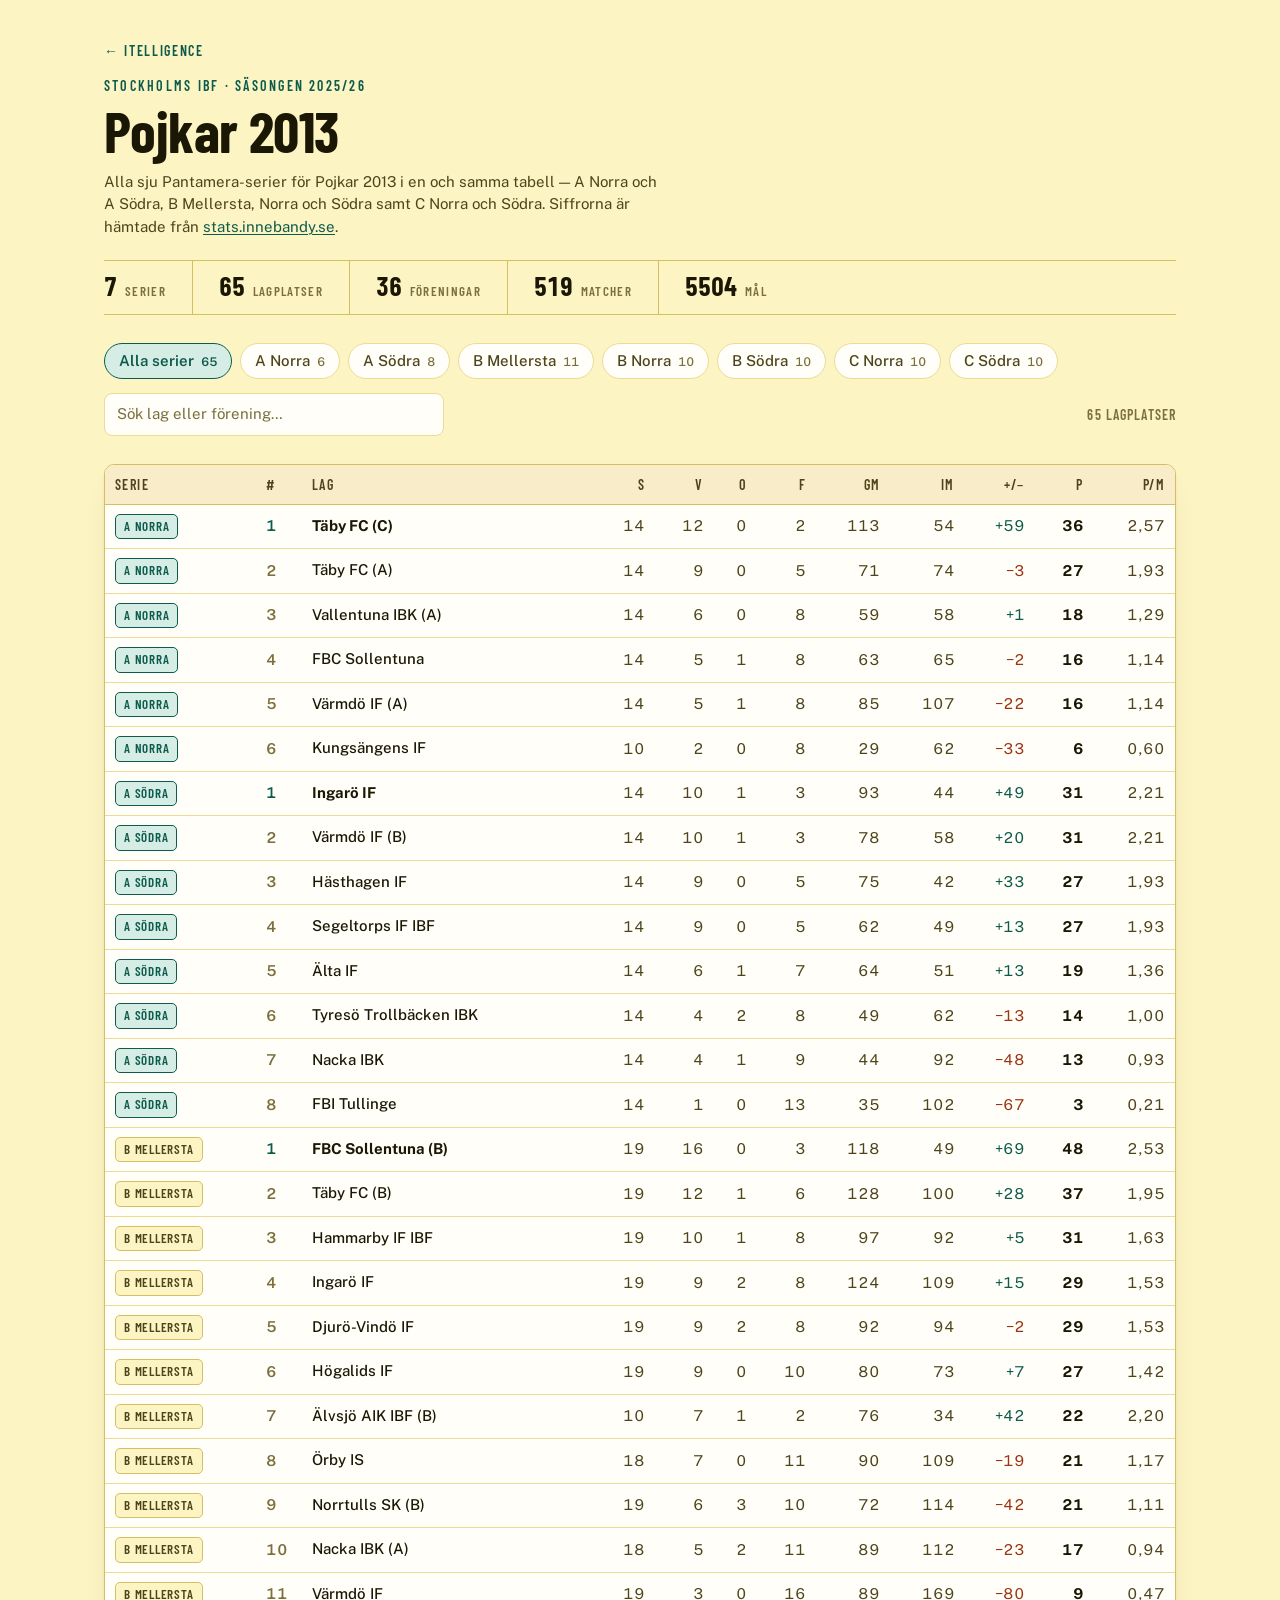
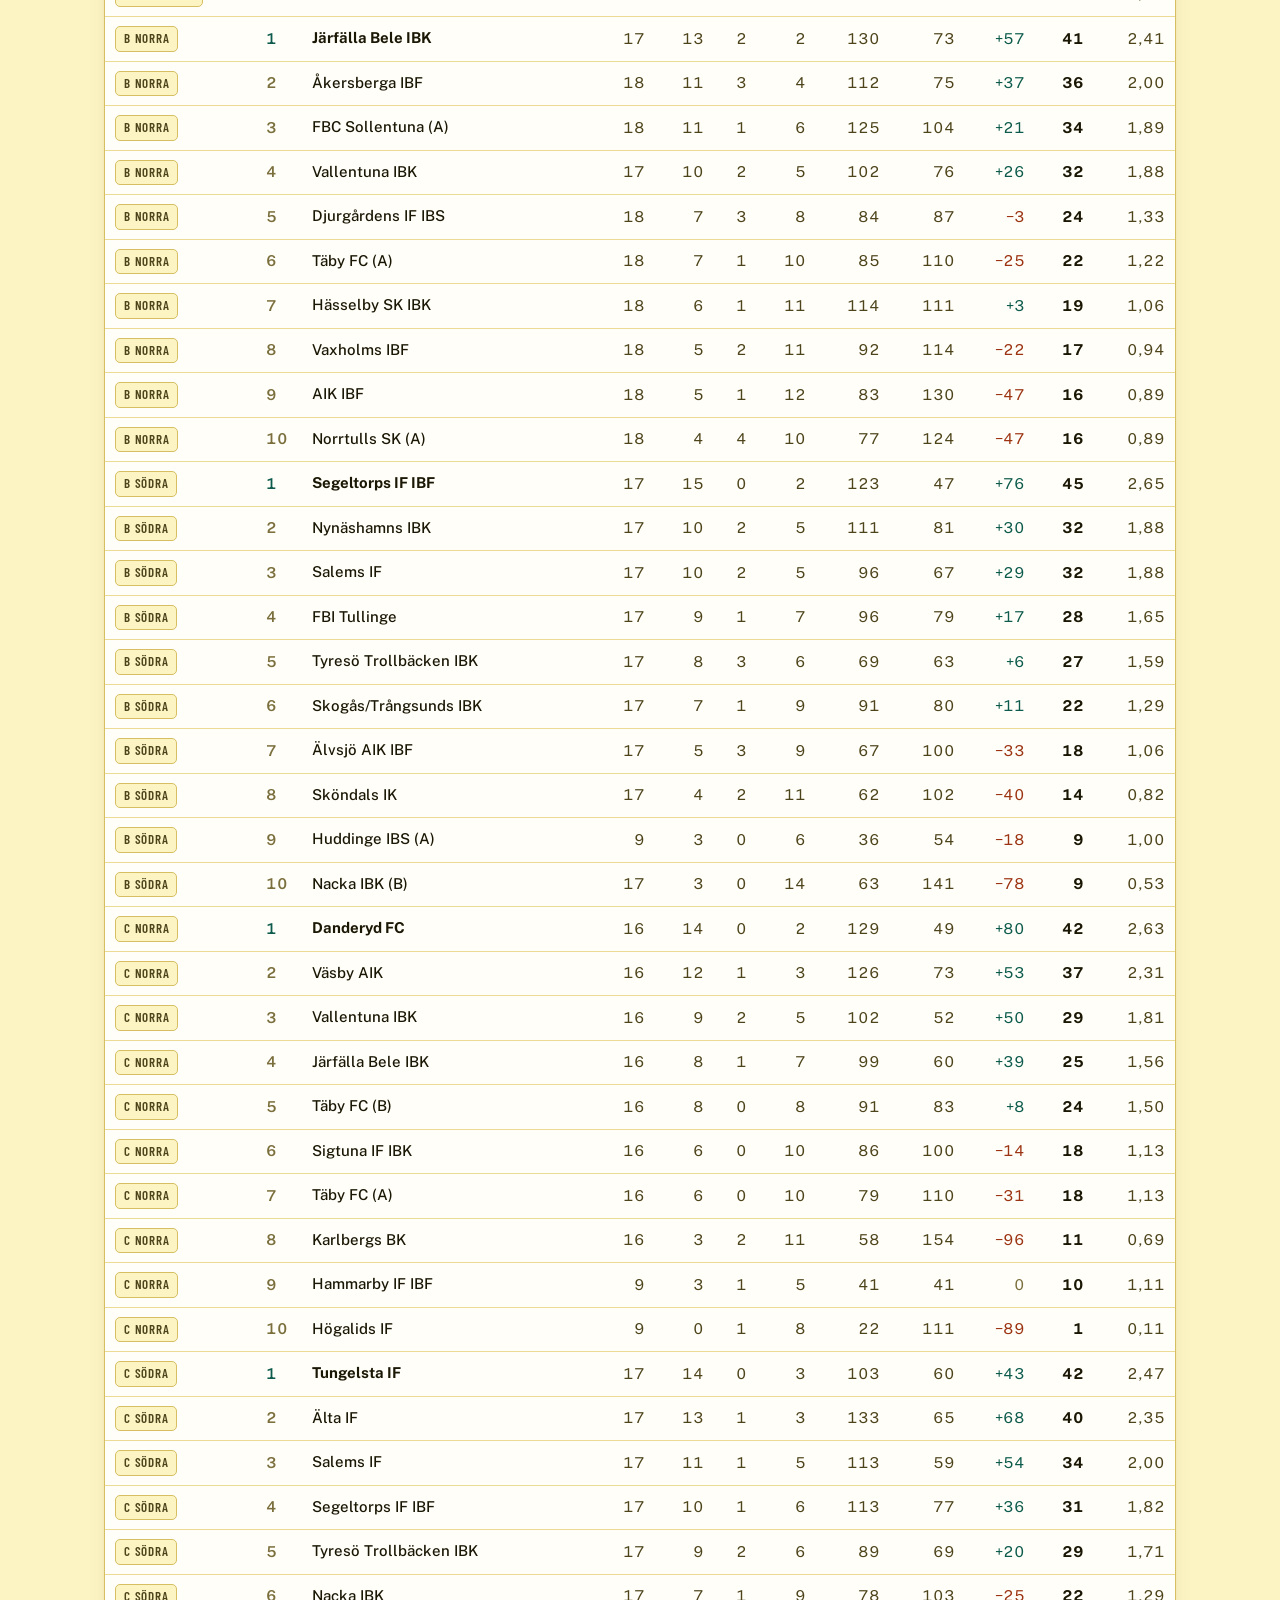
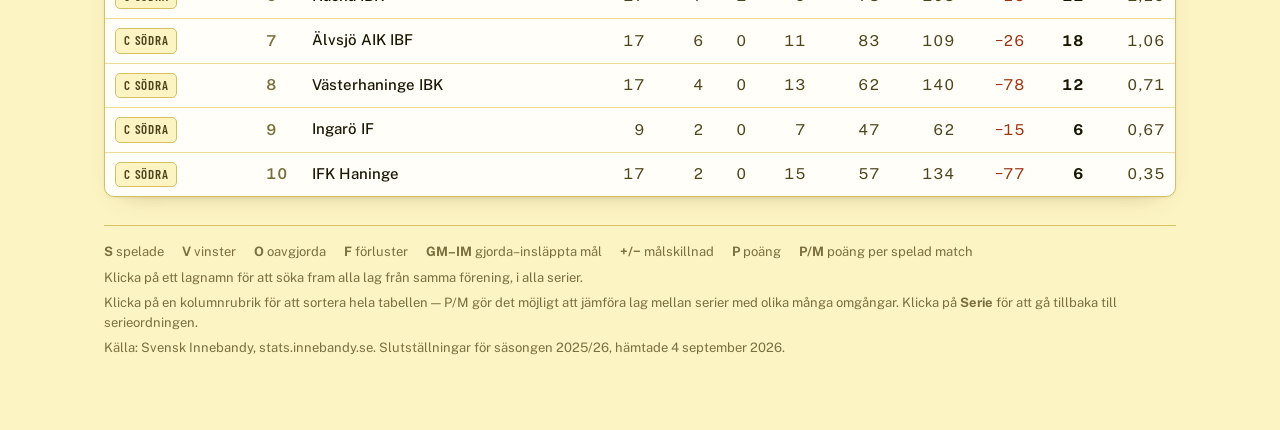
<file: itelligence/pojkar-2013-stockholm-2025-26.html>
<!DOCTYPE html>
<html lang="sv">
<head>
<meta charset="utf-8">
<meta name="viewport" content="width=device-width, initial-scale=1">
<title>Pojkar 2013 Stockholm</title>
<link rel="preconnect" href="https://fonts.googleapis.com">
<link rel="preconnect" href="https://fonts.gstatic.com" crossorigin>
<link rel="stylesheet" href="https://fonts.googleapis.com/css2?family=Barlow+Condensed:wght@500;600;700&family=Public+Sans:wght@400;500;600;700&display=swap">
<style>
  :root {
    --bg: #FDF4C4;
    --surface: #FFFEF8;
    --surface-2: #F8EDC8;
    --line: #ECDB94;
    --line-strong: #D6BF62;
    --ink: #1B1705;
    --ink-2: #4E441C;
    --ink-3: #7B6F3D;
    --accent: #0D5B4C;
    --accent-soft: #D6EDE5;
    --pos: #0D5B4C;
    --neg: #9C3312;
    --shadow: 0 1px 2px rgba(90, 74, 12, .08), 0 10px 26px -18px rgba(90, 74, 12, .45);
    --radius: 10px;
    color-scheme: light;
  }
  @media (prefers-color-scheme: dark) {
    :root:not([data-theme="light"]) {
      --bg: #2A2306;
      --surface: #383008;
      --surface-2: #443B0D;
      --line: #56490F;
      --line-strong: #6E5F17;
      --ink: #FBF3D2;
      --ink-2: #D6C88C;
      --ink-3: #A89A62;
      --accent: #6FD8B4;
      --accent-soft: #133C33;
      --pos: #6FD8B4;
      --neg: #F0A07F;
      --shadow: 0 1px 2px rgba(0, 0, 0, .5), 0 10px 26px -18px rgba(0, 0, 0, .9);
      color-scheme: dark;
    }
  }
  :root[data-theme="dark"] {
    --bg: #2A2306;
    --surface: #383008;
    --surface-2: #443B0D;
    --line: #56490F;
    --line-strong: #6E5F17;
    --ink: #FBF3D2;
    --ink-2: #D6C88C;
    --ink-3: #A89A62;
    --accent: #6FD8B4;
    --accent-soft: #133C33;
    --pos: #6FD8B4;
    --neg: #F0A07F;
    --shadow: 0 1px 2px rgba(0, 0, 0, .5), 0 10px 26px -18px rgba(0, 0, 0, .9);
    color-scheme: dark;
  }

  * { box-sizing: border-box; }

  body {
    background: var(--bg);
    color: var(--ink);
    font-family: "Public Sans", -apple-system, BlinkMacSystemFont, "Segoe UI", Helvetica, Arial, sans-serif;
    font-size: 15px;
    line-height: 1.5;
    -webkit-font-smoothing: antialiased;
  }

  .wrap {
    max-width: 1120px;
    margin: 0 auto;
    padding: 40px 24px 72px;
    display: flex;
    flex-direction: column;
    gap: 28px;
  }

  /* ---------- header ---------- */
  .eyebrow {
    font-family: "Barlow Condensed", "Public Sans", sans-serif;
    font-size: 14px;
    font-weight: 600;
    letter-spacing: .16em;
    text-transform: uppercase;
    color: var(--accent);
    margin: 0 0 6px;
  }
  h1 {
    font-family: "Barlow Condensed", "Public Sans", sans-serif;
    font-size: clamp(38px, 7vw, 58px);
    font-weight: 700;
    letter-spacing: -.01em;
    line-height: .98;
    margin: 0;
    text-wrap: balance;
  }
  .lede {
    margin: 12px 0 0;
    max-width: 62ch;
    color: var(--ink-2);
  }
  .lede a { color: var(--accent); text-decoration-thickness: 1px; text-underline-offset: 2px; }

  .facts {
    display: flex;
    flex-wrap: wrap;
    gap: 0;
    margin-top: 22px;
    border-top: 1px solid var(--line-strong);
    border-bottom: 1px solid var(--line-strong);
  }
  .fact {
    padding: 12px 26px 12px 0;
    margin-right: 26px;
    border-right: 1px solid var(--line-strong);
    display: flex;
    align-items: baseline;
    gap: 8px;
  }
  .fact:last-child { border-right: 0; margin-right: 0; }
  .fact b {
    font-family: "Barlow Condensed", sans-serif;
    font-size: 26px;
    font-weight: 700;
    font-variant-numeric: tabular-nums;
    line-height: 1;
  }
  .fact span {
    font-family: "Barlow Condensed", sans-serif;
    font-size: 13px;
    font-weight: 600;
    letter-spacing: .1em;
    text-transform: uppercase;
    color: var(--ink-3);
  }

  /* ---------- controls ---------- */
  .controls { display: flex; flex-direction: column; gap: 14px; }
  .chips { display: flex; flex-wrap: wrap; gap: 8px; }
  .chip {
    font: inherit;
    font-weight: 500;
    background: var(--surface);
    color: var(--ink-2);
    border: 1px solid var(--line);
    border-radius: 999px;
    padding: 6px 14px;
    cursor: pointer;
    display: inline-flex;
    align-items: baseline;
    gap: 7px;
    transition: border-color .12s, color .12s, background .12s;
  }
  .chip .n {
    font-size: 12px;
    font-variant-numeric: tabular-nums;
    color: var(--ink-3);
  }
  .chip:hover { border-color: var(--line-strong); color: var(--ink); }
  .chip[aria-pressed="true"] {
    background: var(--accent-soft);
    border-color: var(--accent);
    color: var(--accent);
    font-weight: 600;
  }
  .chip[aria-pressed="true"] .n { color: var(--accent); }
  .chip:focus-visible, .search input:focus-visible, th button:focus-visible {
    outline: 2px solid var(--accent);
    outline-offset: 2px;
  }

  .toolbar {
    display: flex;
    flex-wrap: wrap;
    gap: 12px;
    align-items: center;
    justify-content: space-between;
  }
  .search { position: relative; flex: 1 1 260px; max-width: 340px; }
  .search input {
    font: inherit;
    width: 100%;
    padding: 9px 12px;
    color: var(--ink);
    background: var(--surface);
    border: 1px solid var(--line);
    border-radius: 8px;
  }
  .search input::placeholder { color: var(--ink-3); }
  .status {
    font-family: "Barlow Condensed", sans-serif;
    font-size: 14px;
    font-weight: 600;
    letter-spacing: .08em;
    text-transform: uppercase;
    color: var(--ink-3);
  }
  .reset {
    font: inherit;
    font-size: 13px;
    background: none;
    border: 0;
    color: var(--accent);
    cursor: pointer;
    padding: 4px 0;
    text-decoration: underline;
    text-underline-offset: 3px;
  }
  .reset[hidden] { display: none !important; }

  /* ---------- table ---------- */
  .tablewrap {
    background: var(--surface);
    border: 1px solid var(--line-strong);
    border-radius: var(--radius);
    box-shadow: var(--shadow);
    overflow-x: auto;
  }
  table { border-collapse: collapse; width: 100%; min-width: 880px; }
  thead th {
    position: sticky;
    top: 0;
    z-index: 2;
    background: var(--surface-2);
    border-bottom: 1px solid var(--line-strong);
    padding: 0;
    text-align: right;
    white-space: nowrap;
  }
  thead th:nth-child(-n+3) { text-align: left; }
  th button {
    font-family: "Barlow Condensed", sans-serif;
    font-size: 14px;
    font-weight: 600;
    letter-spacing: .1em;
    text-transform: uppercase;
    color: var(--ink-2);
    background: none;
    border: 0;
    cursor: pointer;
    width: 100%;
    padding: 11px 10px;
    text-align: inherit;
    white-space: nowrap;
  }
  th button:hover { color: var(--ink); }
  th[aria-sort] button { color: var(--accent); }
  th button .arw { font-size: 10px; opacity: .9; }

  tbody td {
    padding: 9px 10px;
    border-bottom: 1px solid var(--line);
    text-align: right;
    font-variant-numeric: tabular-nums;
    color: var(--ink-2);
    white-space: nowrap;
  }
  tbody tr:last-child td { border-bottom: 0; }
  tbody tr:hover td { background: var(--surface-2); }
  tbody tr.newgroup td { border-top: 1px solid var(--line-strong); }

  td.serie { text-align: left; }
  td.rank { text-align: left; width: 46px; color: var(--ink-3); font-weight: 600; }
  td.team { text-align: left; color: var(--ink); font-weight: 500; white-space: normal; min-width: 210px; }
  tr.lead td.team { font-weight: 700; }
  tr.lead td.rank { color: var(--accent); }
  .teamlink {
    font: inherit;
    color: inherit;
    background: none;
    border: 0;
    padding: 0;
    text-align: left;
    cursor: pointer;
    border-bottom: 1px solid transparent;
  }
  .teamlink:hover { color: var(--accent); border-bottom-color: var(--accent); }
  .teamlink:focus-visible { outline: 2px solid var(--accent); outline-offset: 2px; }
  td.p { color: var(--ink); font-weight: 700; }
  td.goals { color: var(--ink-2); }
  .diff.pos { color: var(--pos); }
  .diff.neg { color: var(--neg); }
  .diff.zero { color: var(--ink-3); }

  .badge {
    display: inline-block;
    font-family: "Barlow Condensed", sans-serif;
    font-size: 13px;
    font-weight: 600;
    letter-spacing: .06em;
    text-transform: uppercase;
    padding: 2px 8px;
    border-radius: 5px;
    border: 1px solid var(--line-strong);
    color: var(--ink-2);
    background: var(--bg);
  }
  .badge.lvA { border-color: var(--accent); color: var(--accent); background: var(--accent-soft); }

  .empty { padding: 40px 16px; text-align: center; color: var(--ink-3); }
  .empty[hidden] { display: none !important; }

  footer {
    color: var(--ink-3);
    font-size: 13px;
    border-top: 1px solid var(--line-strong);
    padding-top: 16px;
    display: flex;
    flex-direction: column;
    gap: 6px;
  }
  footer a { color: var(--accent); }

  .back {
    display: inline-block;
    margin: 0 0 14px;
    font-family: "Barlow Condensed", "Public Sans", sans-serif;
    font-size: 14px;
    font-weight: 600;
    letter-spacing: .12em;
    text-transform: uppercase;
    color: var(--accent);
    text-decoration: none;
  }
  .back:hover { text-decoration: underline; text-underline-offset: 3px; }
  .key { display: flex; flex-wrap: wrap; gap: 4px 18px; }

  @media (max-width: 640px) {
    .wrap { padding: 28px 16px 56px; }
    .fact { padding-right: 18px; margin-right: 18px; }
  }
  @media (prefers-reduced-motion: reduce) {
    * { transition: none !important; animation: none !important; }
  }
</style>
<style>
  html { color-scheme: light dark; }
  body { margin: 0; }
  img { max-width: 100%; }
  [hidden] { display: none !important; }
</style>
</head>
<body>
<div class="wrap">
  <header>
    <a class="back" href="index.html">&larr; Itelligence</a>
    <p class="eyebrow">Stockholms IBF &middot; Säsongen 2025/26</p>
    <h1>Pojkar 2013</h1>
    <p class="lede">Alla sju Pantamera-serier för Pojkar 2013 i en och samma tabell — A Norra och A Södra, B Mellersta, Norra och Södra samt C Norra och Södra. Siffrorna är hämtade från <a href="https://stats.innebandy.se/sasong/43/serie/40842/serietabell" target="_blank" rel="noopener">stats.innebandy.se</a>.</p>
    <div class="facts">
      <div class="fact"><b>7</b><span>Serier</span></div>
      <div class="fact"><b id="f-rows">0</b><span>Lagplatser</span></div>
      <div class="fact"><b id="f-clubs">0</b><span>Föreningar</span></div>
      <div class="fact"><b id="f-matches">0</b><span>Matcher</span></div>
      <div class="fact"><b id="f-goals">0</b><span>Mål</span></div>
    </div>
  </header>

  <div class="controls">
    <div class="chips" id="chips"></div>
    <div class="toolbar">
      <label class="search">
        <input id="q" type="search" placeholder="Sök lag eller förening…" aria-label="Sök lag eller förening">
      </label>
      <div style="display:flex;align-items:center;gap:16px">
        <button class="reset" id="reset" hidden>Återställ</button>
        <span class="status" id="status"></span>
      </div>
    </div>
  </div>

  <div class="tablewrap">
    <table>
      <thead>
        <tr id="head"></tr>
      </thead>
      <tbody id="body"></tbody>
    </table>
    <p class="empty" id="empty" hidden>Inga lag matchar sökningen.</p>
  </div>

  <footer>
    <div class="key">
      <span><b>S</b> spelade</span><span><b>V</b> vinster</span><span><b>O</b> oavgjorda</span><span><b>F</b> förluster</span><span><b>GM–IM</b> gjorda–insläppta mål</span><span><b>+/−</b> målskillnad</span><span><b>P</b> poäng</span><span><b>P/M</b> poäng per spelad match</span>
    </div>
    <div>Klicka på ett lagnamn för att söka fram alla lag från samma förening, i alla serier.</div>
    <div>Klicka på en kolumnrubrik för att sortera hela tabellen — P/M gör det möjligt att jämföra lag mellan serier med olika många omgångar. Klicka på <b>Serie</b> för att gå tillbaka till serieordningen.</div>
    <div>Källa: Svensk Innebandy, stats.innebandy.se. Slutställningar för säsongen 2025/26, hämtade 4 september 2026.</div>
  </footer>
</div>

<script>
(function () {
  var S = [
    { key: "AN", name: "Pantamera Pojkar 2013 A Norra",     short: "A Norra",     lv: "A", url: "https://stats.innebandy.se/sasong/43/serie/40842/serietabell" },
    { key: "AS", name: "Pantamera Pojkar 2013 A Södra",     short: "A Södra",     lv: "A", url: "https://stats.innebandy.se/sasong/43/serie/40843/serietabell" },
    { key: "BM", name: "Pantamera Pojkar 2013 B Mellersta", short: "B Mellersta", lv: "B", url: "https://stats.innebandy.se/sasong/43/serie/40848/serietabell" },
    { key: "BN", name: "Pantamera Pojkar 2013 B Norra",     short: "B Norra",     lv: "B", url: "https://stats.innebandy.se/sasong/43/serie/40847/serietabell" },
    { key: "BS", name: "Pantamera Pojkar 2013 B Södra",     short: "B Södra",     lv: "B", url: "https://stats.innebandy.se/sasong/43/serie/40849/serietabell" },
    { key: "CN", name: "Pantamera Pojkar 2013 C Norra",     short: "C Norra",     lv: "C", url: "https://stats.innebandy.se/sasong/43/serie/41372/serietabell" },
    { key: "CS", name: "Pantamera Pojkar 2013 C Södra",     short: "C Södra",     lv: "C", url: "https://stats.innebandy.se/sasong/43/serie/41382/serietabell" }
  ];

  // serie, placering, lag, S, V, O, F, GM, IM, P
  var RAW = [
    ["AN",1,"Täby FC (C)",14,12,0,2,113,54,36],
    ["AN",2,"Täby FC (A)",14,9,0,5,71,74,27],
    ["AN",3,"Vallentuna IBK (A)",14,6,0,8,59,58,18],
    ["AN",4,"FBC Sollentuna",14,5,1,8,63,65,16],
    ["AN",5,"Värmdö IF (A)",14,5,1,8,85,107,16],
    ["AN",6,"Kungsängens IF",10,2,0,8,29,62,6],

    ["AS",1,"Ingarö IF",14,10,1,3,93,44,31],
    ["AS",2,"Värmdö IF (B)",14,10,1,3,78,58,31],
    ["AS",3,"Hästhagen IF",14,9,0,5,75,42,27],
    ["AS",4,"Segeltorps IF IBF",14,9,0,5,62,49,27],
    ["AS",5,"Älta IF",14,6,1,7,64,51,19],
    ["AS",6,"Tyresö Trollbäcken IBK",14,4,2,8,49,62,14],
    ["AS",7,"Nacka IBK",14,4,1,9,44,92,13],
    ["AS",8,"FBI Tullinge",14,1,0,13,35,102,3],

    ["BM",1,"FBC Sollentuna (B)",19,16,0,3,118,49,48],
    ["BM",2,"Täby FC (B)",19,12,1,6,128,100,37],
    ["BM",3,"Hammarby IF IBF",19,10,1,8,97,92,31],
    ["BM",4,"Ingarö IF",19,9,2,8,124,109,29],
    ["BM",5,"Djurö-Vindö IF",19,9,2,8,92,94,29],
    ["BM",6,"Högalids IF",19,9,0,10,80,73,27],
    ["BM",7,"Älvsjö AIK IBF (B)",10,7,1,2,76,34,22],
    ["BM",8,"Örby IS",18,7,0,11,90,109,21],
    ["BM",9,"Norrtulls SK (B)",19,6,3,10,72,114,21],
    ["BM",10,"Nacka IBK (A)",18,5,2,11,89,112,17],
    ["BM",11,"Värmdö IF",19,3,0,16,89,169,9],

    ["BN",1,"Järfälla Bele IBK",17,13,2,2,130,73,41],
    ["BN",2,"Åkersberga IBF",18,11,3,4,112,75,36],
    ["BN",3,"FBC Sollentuna (A)",18,11,1,6,125,104,34],
    ["BN",4,"Vallentuna IBK",17,10,2,5,102,76,32],
    ["BN",5,"Djurgårdens IF IBS",18,7,3,8,84,87,24],
    ["BN",6,"Täby FC (A)",18,7,1,10,85,110,22],
    ["BN",7,"Hässelby SK IBK",18,6,1,11,114,111,19],
    ["BN",8,"Vaxholms IBF",18,5,2,11,92,114,17],
    ["BN",9,"AIK IBF",18,5,1,12,83,130,16],
    ["BN",10,"Norrtulls SK (A)",18,4,4,10,77,124,16],

    ["BS",1,"Segeltorps IF IBF",17,15,0,2,123,47,45],
    ["BS",2,"Nynäshamns IBK",17,10,2,5,111,81,32],
    ["BS",3,"Salems IF",17,10,2,5,96,67,32],
    ["BS",4,"FBI Tullinge",17,9,1,7,96,79,28],
    ["BS",5,"Tyresö Trollbäcken IBK",17,8,3,6,69,63,27],
    ["BS",6,"Skogås/Trångsunds IBK",17,7,1,9,91,80,22],
    ["BS",7,"Älvsjö AIK IBF",17,5,3,9,67,100,18],
    ["BS",8,"Sköndals IK",17,4,2,11,62,102,14],
    ["BS",9,"Huddinge IBS (A)",9,3,0,6,36,54,9],
    ["BS",10,"Nacka IBK (B)",17,3,0,14,63,141,9],

    ["CN",1,"Danderyd FC",16,14,0,2,129,49,42],
    ["CN",2,"Väsby AIK",16,12,1,3,126,73,37],
    ["CN",3,"Vallentuna IBK",16,9,2,5,102,52,29],
    ["CN",4,"Järfälla Bele IBK",16,8,1,7,99,60,25],
    ["CN",5,"Täby FC (B)",16,8,0,8,91,83,24],
    ["CN",6,"Sigtuna IF IBK",16,6,0,10,86,100,18],
    ["CN",7,"Täby FC (A)",16,6,0,10,79,110,18],
    ["CN",8,"Karlbergs BK",16,3,2,11,58,154,11],
    ["CN",9,"Hammarby IF IBF",9,3,1,5,41,41,10],
    ["CN",10,"Högalids IF",9,0,1,8,22,111,1],

    ["CS",1,"Tungelsta IF",17,14,0,3,103,60,42],
    ["CS",2,"Älta IF",17,13,1,3,133,65,40],
    ["CS",3,"Salems IF",17,11,1,5,113,59,34],
    ["CS",4,"Segeltorps IF IBF",17,10,1,6,113,77,31],
    ["CS",5,"Tyresö Trollbäcken IBK",17,9,2,6,89,69,29],
    ["CS",6,"Nacka IBK",17,7,1,9,78,103,22],
    ["CS",7,"Älvsjö AIK IBF",17,6,0,11,83,109,18],
    ["CS",8,"Västerhaninge IBK",17,4,0,13,62,140,12],
    ["CS",9,"Ingarö IF",9,2,0,7,47,62,6],
    ["CS",10,"IFK Haninge",17,2,0,15,57,134,6]
  ];

  var byKey = {};
  S.forEach(function (s, i) { s.order = i; byKey[s.key] = s; });

  var rows = RAW.map(function (r, i) {
    return {
      i: i,
      s: byKey[r[0]],
      pos: r[1],
      team: r[2],
      club: r[2].replace(/\s*\([A-Z]\)\s*$/, ""),
      m: r[3], w: r[4], d: r[5], l: r[6],
      gf: r[7], ga: r[8], p: r[9],
      dif: r[7] - r[8],
      ppm: r[3] ? r[9] / r[3] : 0
    };
  });

  var totalMatches = Math.round(rows.reduce(function (a, r) { return a + r.m; }, 0) / 2);
  var totalGoals = rows.reduce(function (a, r) { return a + r.gf; }, 0);
  var clubs = {};
  rows.forEach(function (r) { clubs[r.club] = 1; });
  document.getElementById("f-rows").textContent = rows.length;
  document.getElementById("f-clubs").textContent = Object.keys(clubs).length;
  document.getElementById("f-matches").textContent = totalMatches;
  document.getElementById("f-goals").textContent = totalGoals;

  var state = { serie: "ALL", q: "", sort: null, dir: -1 };

  var chips = document.getElementById("chips");
  function chip(key, label, count) {
    var b = document.createElement("button");
    b.className = "chip";
    b.type = "button";
    b.setAttribute("aria-pressed", state.serie === key ? "true" : "false");
    b.dataset.key = key;
    b.innerHTML = '<span>' + label + '</span><span class="n">' + count + '</span>';
    b.addEventListener("click", function () {
      state.serie = key;
      [].forEach.call(chips.children, function (c) {
        c.setAttribute("aria-pressed", c.dataset.key === key ? "true" : "false");
      });
      render();
    });
    chips.appendChild(b);
  }
  chip("ALL", "Alla serier", rows.length);
  S.forEach(function (s) {
    chip(s.key, s.short, rows.filter(function (r) { return r.s === s; }).length);
  });

  var COLS = [
    { k: "serie", t: "Serie", num: false },
    { k: "pos",   t: "#",     num: true, asc: true },
    { k: "team",  t: "Lag",   num: false },
    { k: "m",  t: "S", num: true },
    { k: "w",  t: "V", num: true },
    { k: "d",  t: "O", num: true },
    { k: "l",  t: "F", num: true },
    { k: "gf", t: "GM", num: true },
    { k: "ga", t: "IM", num: true },
    { k: "dif", t: "+/−", num: true },
    { k: "p",   t: "P",  num: true },
    { k: "ppm", t: "P/M", num: true }
  ];

  var head = document.getElementById("head");
  COLS.forEach(function (c) {
    var th = document.createElement("th");
    var b = document.createElement("button");
    b.type = "button";
    b.dataset.k = c.k;
    b.innerHTML = c.t + ' <span class="arw"></span>';
    b.addEventListener("click", function () { sortBy(c); });
    th.appendChild(b);
    head.appendChild(th);
  });

  function sortBy(c) {
    if (c.k === "serie") { state.sort = null; state.dir = -1; render(); return; }
    if (state.sort === c.k) { state.dir = -state.dir; }
    else { state.sort = c.k; state.dir = (c.num && !c.asc) ? -1 : 1; }
    render();
  }

  var body = document.getElementById("body");
  var statusEl = document.getElementById("status");
  var emptyEl = document.getElementById("empty");
  var resetEl = document.getElementById("reset");

  function fmtDiff(n) {
    var cls = n > 0 ? "pos" : (n < 0 ? "neg" : "zero");
    var txt = n > 0 ? "+" + n : (n < 0 ? "−" + Math.abs(n) : "0");
    return '<span class="diff ' + cls + '">' + txt + "</span>";
  }

  function render() {
    var q = state.q.trim().toLowerCase();
    var list = rows.filter(function (r) {
      if (state.serie !== "ALL" && r.s.key !== state.serie) return false;
      if (q && r.team.toLowerCase().indexOf(q) === -1) return false;
      return true;
    });

    if (state.sort) {
      var k = state.sort, d = state.dir;
      list = list.slice().sort(function (a, b) {
        var x = a[k], y = b[k], c;
        if (typeof x === "string") c = x.localeCompare(y, "sv");
        else c = x - y;
        if (c === 0) { c = a.s.order - b.s.order || a.pos - b.pos; return c; }
        return c * d;
      });
    } else {
      list = list.slice().sort(function (a, b) {
        return a.s.order - b.s.order || a.pos - b.pos;
      });
    }

    [].forEach.call(head.children, function (th) {
      var k = th.firstChild.dataset.k;
      var arw = th.querySelector(".arw");
      if (state.sort === k) {
        th.setAttribute("aria-sort", state.dir === 1 ? "ascending" : "descending");
        arw.textContent = state.dir === 1 ? "▲" : "▼";
      } else {
        th.removeAttribute("aria-sort");
        arw.textContent = "";
      }
    });

    var html = "";
    var prev = null;
    list.forEach(function (r) {
      var cls = [];
      if (!state.sort && prev && prev !== r.s.key) cls.push("newgroup");
      if (r.pos === 1) cls.push("lead");
      prev = r.s.key;
      html += '<tr class="' + cls.join(" ") + '">' +
        '<td class="serie"><span class="badge lv' + r.s.lv + '">' + r.s.short + "</span></td>" +
        '<td class="rank">' + r.pos + "</td>" +
        '<td class="team"><button type="button" class="teamlink" data-club="' + r.club + '" title="Visa alla lag från ' + r.club + '">' + r.team + "</button></td>" +
        "<td>" + r.m + "</td><td>" + r.w + "</td><td>" + r.d + "</td><td>" + r.l + "</td>" +
        '<td class="goals">' + r.gf + '</td><td class="goals">' + r.ga + "</td>" +
        "<td>" + fmtDiff(r.dif) + "</td>" +
        '<td class="p">' + r.p + "</td>" +
        "<td>" + r.ppm.toFixed(2).replace(".", ",") + "</td>" +
        "</tr>";
    });
    body.innerHTML = html;
    emptyEl.hidden = list.length > 0;

    var active = state.serie !== "ALL" || q !== "" || state.sort !== null;
    resetEl.hidden = !active;
    statusEl.textContent = list.length === rows.length
      ? rows.length + " lagplatser"
      : list.length + " av " + rows.length + " lagplatser";
  }

  body.addEventListener("click", function (e) {
    var btn = e.target.closest(".teamlink");
    if (!btn) return;
    var club = btn.dataset.club;
    state.q = club;
    state.serie = "ALL";
    document.getElementById("q").value = club;
    [].forEach.call(chips.children, function (c) {
      c.setAttribute("aria-pressed", c.dataset.key === "ALL" ? "true" : "false");
    });
    render();
  });

  document.getElementById("q").addEventListener("input", function (e) {
    state.q = e.target.value;
    render();
  });
  resetEl.addEventListener("click", function () {
    state.serie = "ALL"; state.q = ""; state.sort = null; state.dir = -1;
    document.getElementById("q").value = "";
    [].forEach.call(chips.children, function (c) {
      c.setAttribute("aria-pressed", c.dataset.key === "ALL" ? "true" : "false");
    });
    render();
  });

  render();
})();
</script>
</body>
</html>
</file>
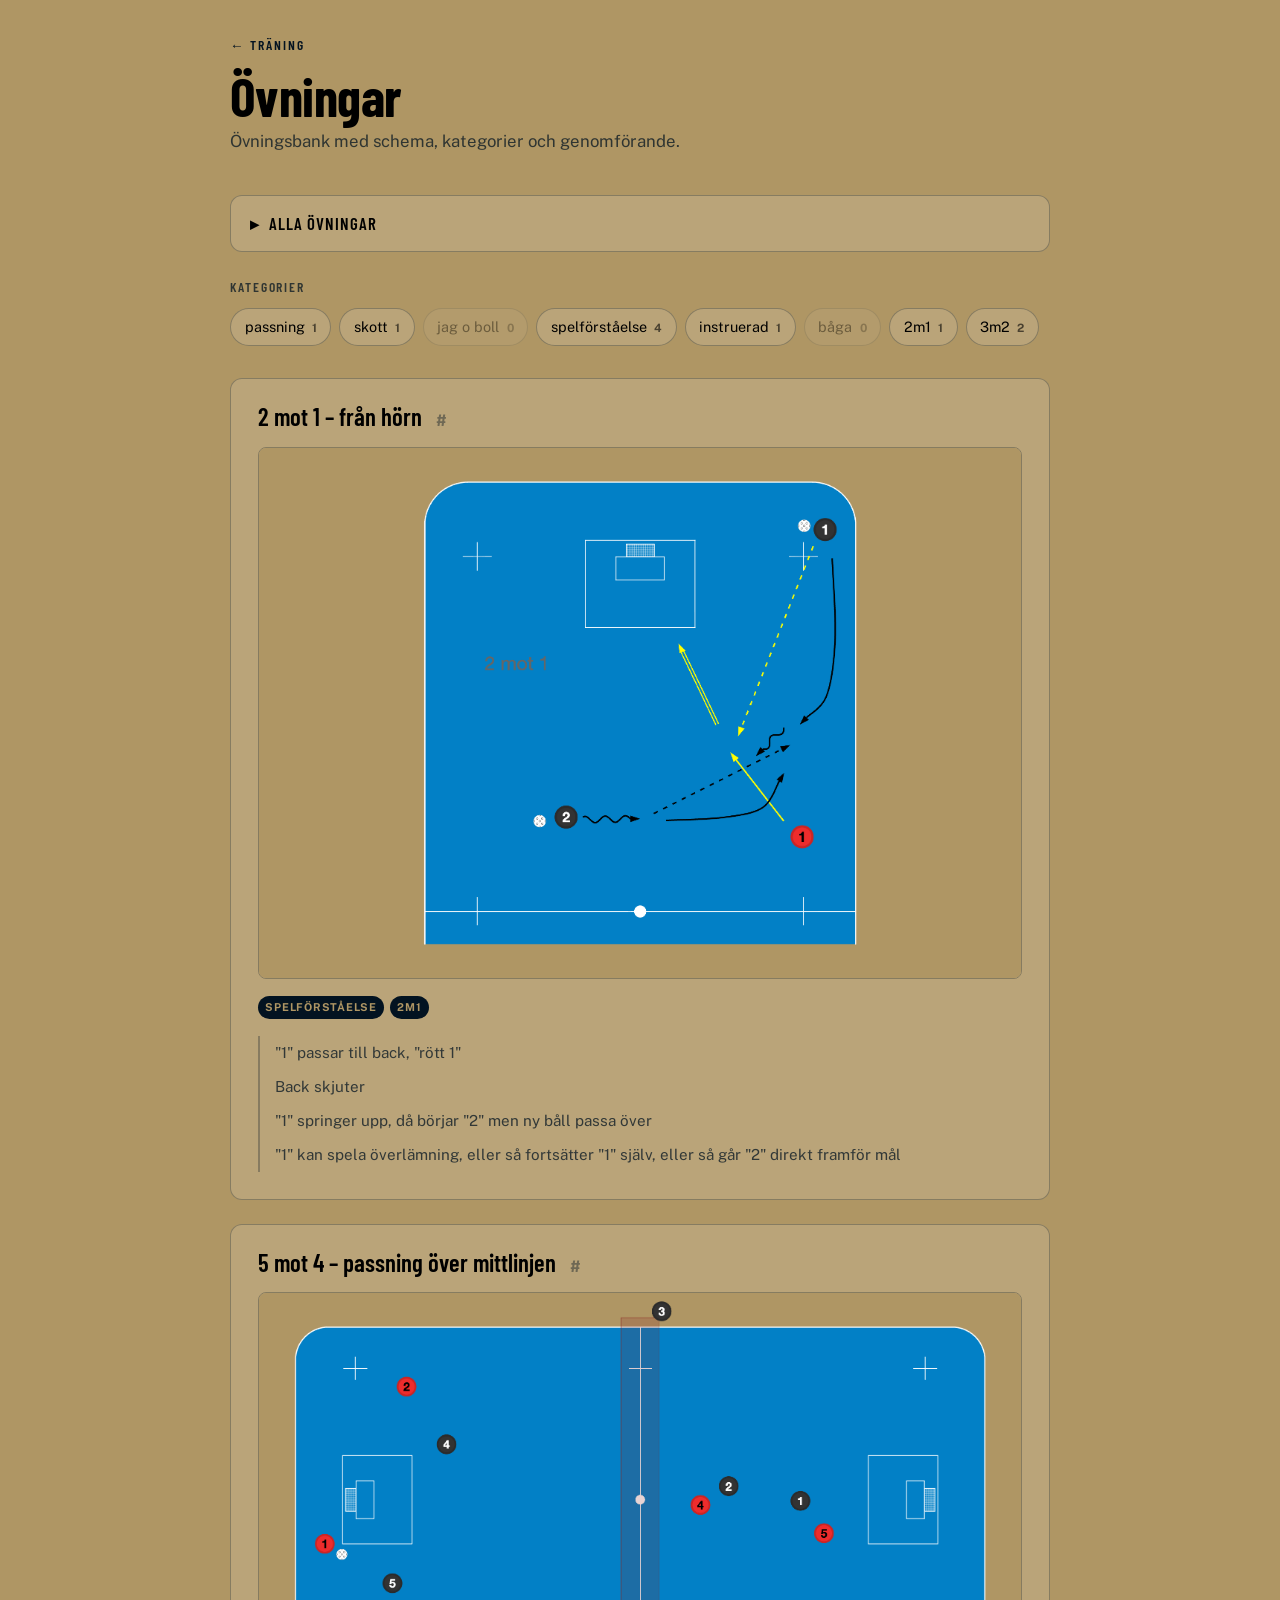
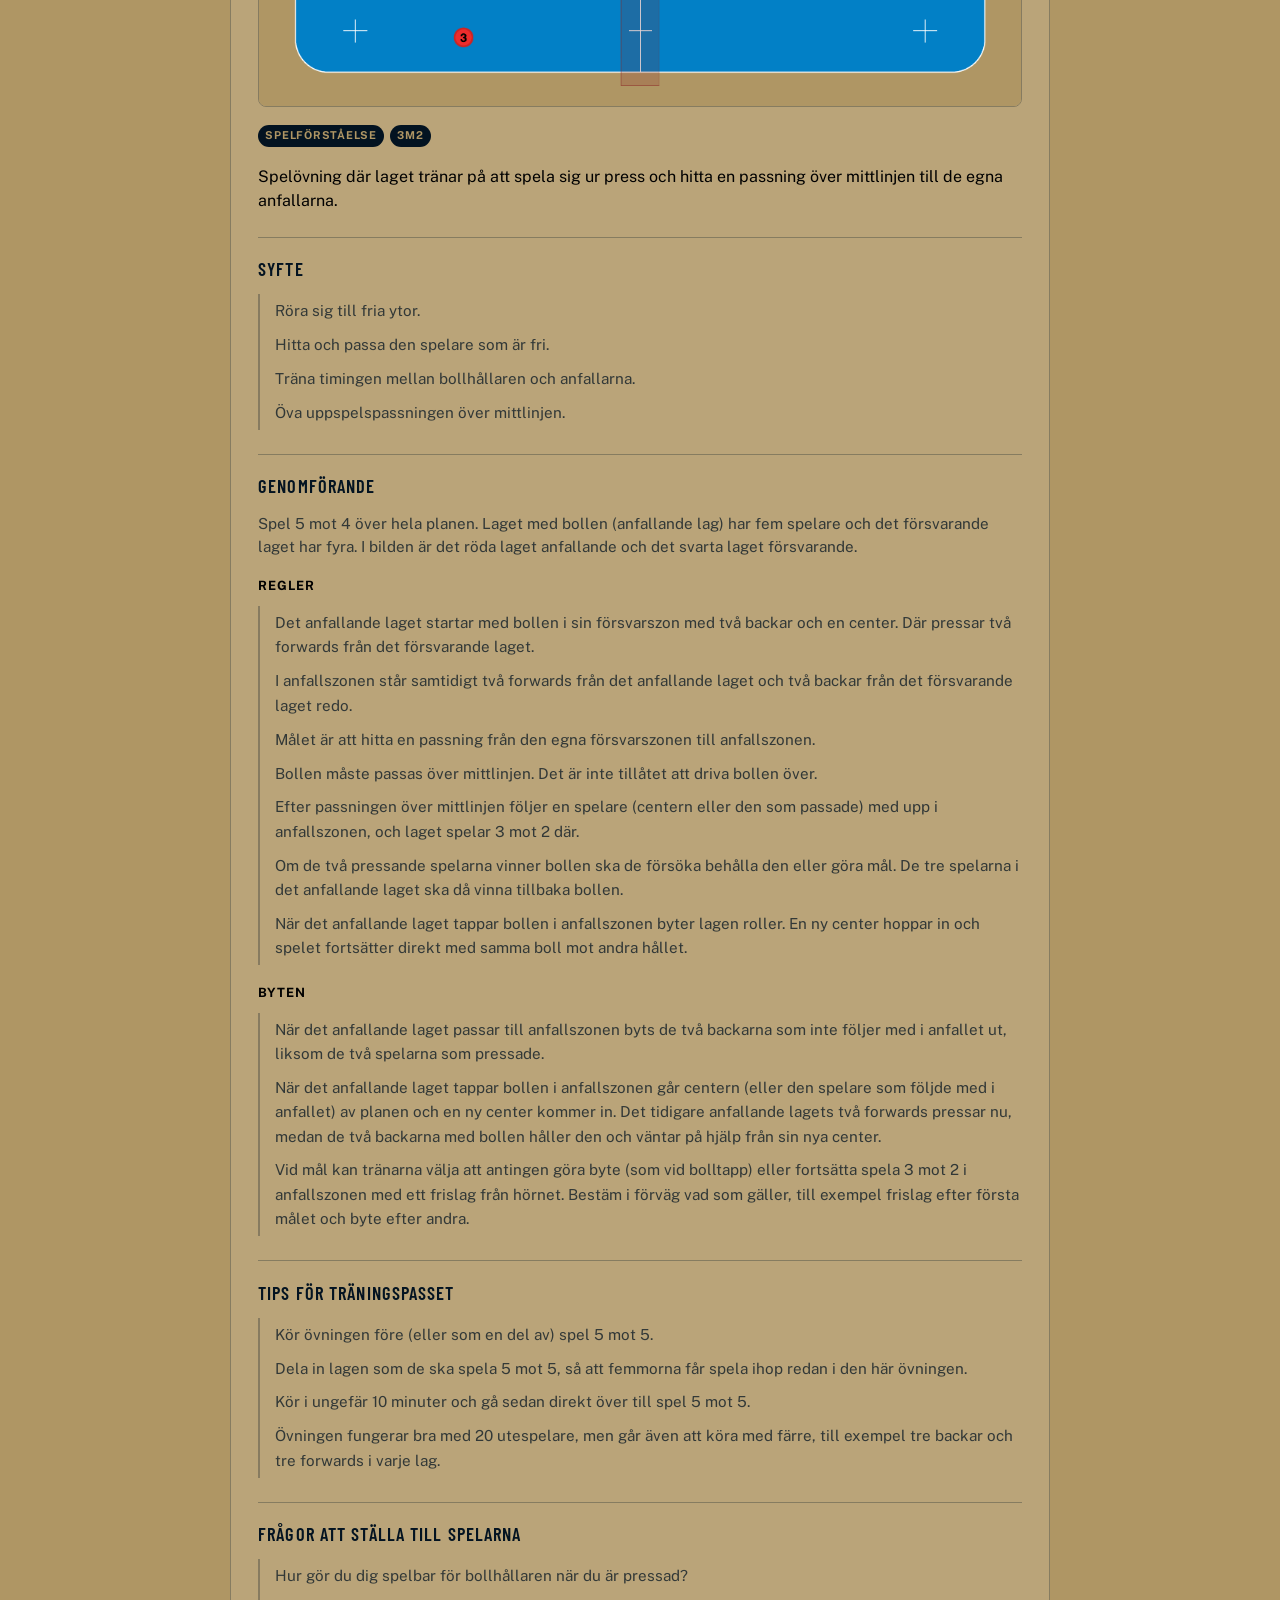
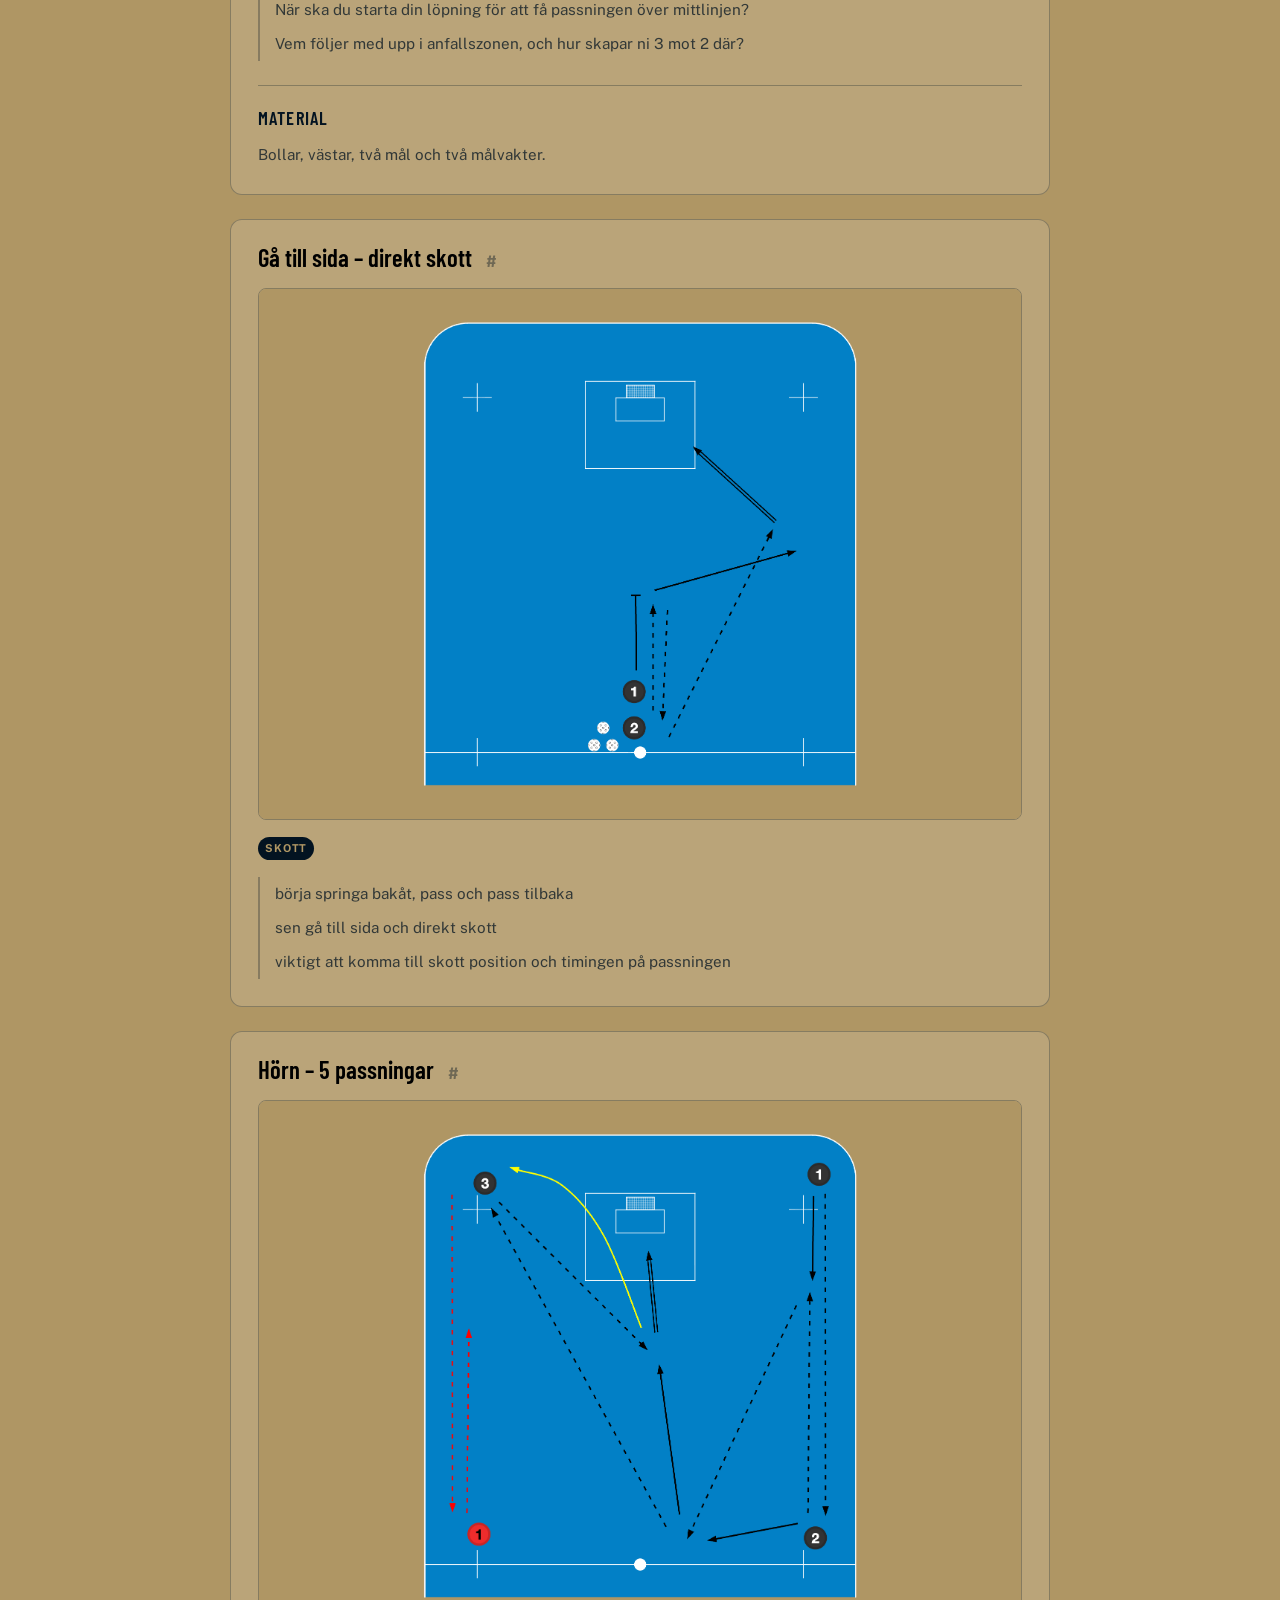
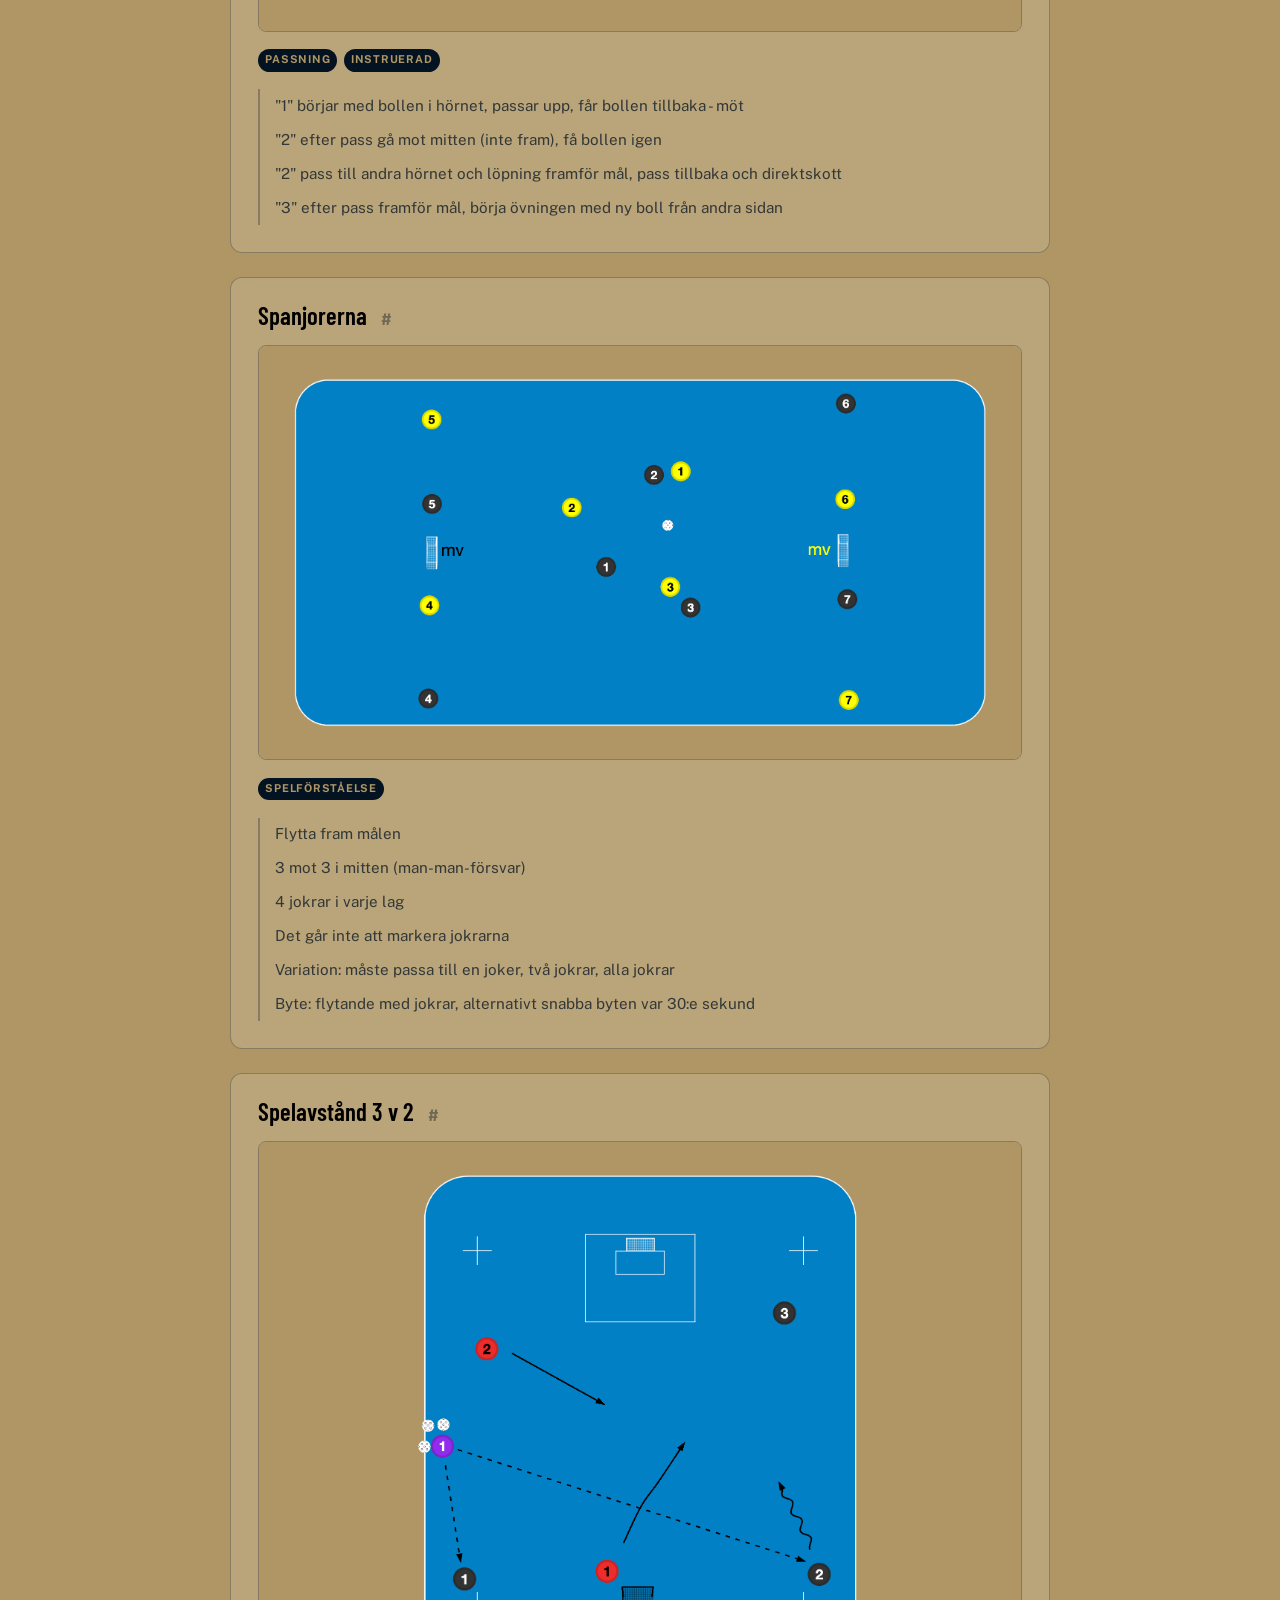
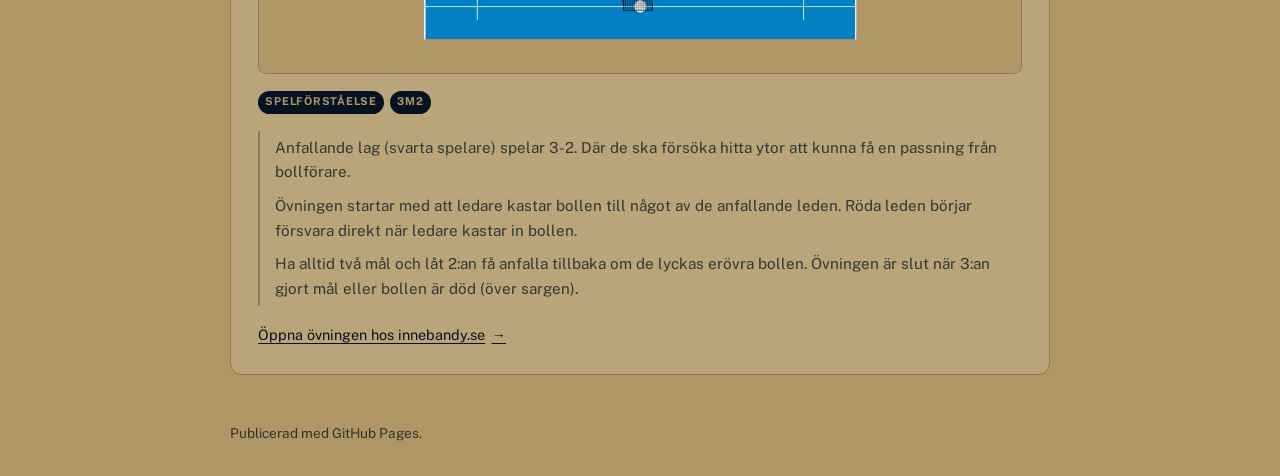
<file: training/ovningar.html>
<!doctype html>
<html lang="sv">
<head>
<meta charset="utf-8">
<meta name="viewport" content="width=device-width, initial-scale=1">
<title>&Ouml;vningar &middot; AIK P2012 / P2013</title>
<link rel="preconnect" href="https://fonts.googleapis.com">
<link rel="preconnect" href="https://fonts.gstatic.com" crossorigin>
<link rel="stylesheet" href="https://fonts.googleapis.com/css2?family=Barlow+Condensed:wght@500;600;700&family=Public+Sans:wght@400;500;600;700&display=swap">
<link rel="stylesheet" href="../assets/site.css">
<style>
  /* Denna sida visar &ouml;vningsbilder &mdash; den beh&ouml;ver mer bredd &auml;n navsidorna. */
  body { align-items: flex-start; }
  main { max-width: 820px; }

  /* ---------- inneh&aring;llsf&ouml;rteckning ---------- */

  .toc {
    margin: 0 0 1.5rem;
    border: 1px solid var(--line);
    border-radius: 12px;
    background: var(--card);
  }
  .toc > summary {
    padding: .9rem 1.2rem;
    font-family: "Barlow Condensed", "Public Sans", sans-serif;
    font-size: 1.05rem;
    font-weight: 600;
    letter-spacing: .06em;
    text-transform: uppercase;
    cursor: pointer;
    list-style: none;
  }
  .toc > summary::-webkit-details-marker { display: none; }
  .toc > summary::before {
    content: "\25B8";
    display: inline-block;
    width: 1.1em;
    transition: transform .15s ease;
  }
  .toc[open] > summary::before { transform: rotate(90deg); }
  .toc ol {
    margin: 0;
    padding: 0 1.2rem 1rem 2.3rem;
  }
  .toc li { margin: .25rem 0; }
  .toc a { color: var(--navy); text-underline-offset: 3px; }

  /* ---------- filter ---------- */

  .filter { margin: 0 0 2rem; }
  .filter h2 {
    margin: 0 0 .6rem;
    font-family: "Barlow Condensed", "Public Sans", sans-serif;
    font-size: .85rem;
    font-weight: 600;
    letter-spacing: .14em;
    text-transform: uppercase;
    color: var(--muted);
  }
  .chips { display: flex; flex-wrap: wrap; gap: .5rem; }
  .chip {
    display: inline-flex;
    align-items: baseline;
    gap: .45rem;
    padding: .4rem .85rem .45rem;
    border: 1px solid var(--line);
    border-radius: 999px;
    background: var(--card);
    color: var(--ink);
    font: inherit;
    font-size: .9rem;
    cursor: pointer;
    transition: border-color .15s ease, background-color .15s ease, color .15s ease;
  }
  .chip:hover { border-color: var(--navy); background: var(--card-hi); }
  .chip .n { font-size: .72rem; font-weight: 700; opacity: .6; }
  .chip[aria-pressed="true"] {
    background: var(--navy);
    border-color: var(--navy);
    color: var(--gold);
  }
  .chip[aria-pressed="true"] .n { opacity: .75; }
  .chip[disabled] { opacity: .38; cursor: not-allowed; }
  .chip[disabled]:hover { border-color: var(--line); background: var(--card); }

  .filter-clear {
    margin: .8rem 0 0;
    font-size: .85rem;
    color: var(--muted);
  }
  .filter-clear button {
    padding: 0;
    border: 0;
    background: none;
    color: var(--navy);
    font: inherit;
    text-decoration: underline;
    text-underline-offset: 3px;
    cursor: pointer;
  }

  /* ---------- &ouml;vningskort ---------- */

  .exercise {
    padding: 1.5rem 1.7rem 1.7rem;
    margin-bottom: 1.5rem;
    border: 1px solid var(--line);
    border-radius: 12px;
    background: var(--card);
    scroll-margin-top: 1rem;
  }
  .exercise > h2 {
    margin: 0 0 1rem;
    font-family: "Barlow Condensed", "Public Sans", sans-serif;
    font-size: 1.55rem;
    font-weight: 600;
    line-height: 1.1;
  }
  /* Kortet man kom till via en delad l&auml;nk (ovningar.html#mappnamn). */
  .exercise:target {
    border-color: var(--navy);
    box-shadow: 0 0 0 2px var(--navy);
  }

  /* Egen adress per &ouml;vning: klick kopierar hela l&auml;nken. */
  .permalink {
    margin-left: .3rem;
    padding: 0 .25rem;
    border-radius: 4px;
    color: var(--muted);
    font-size: 1.1rem;
    text-decoration: none;
    opacity: .55;
    transition: opacity .15s ease, color .15s ease;
  }
  .exercise:hover .permalink,
  .permalink:focus-visible { opacity: 1; }
  .permalink:hover { color: var(--navy); }
  .permalink.copied::after {
    content: "L\00E4nk kopierad";
    margin-left: .45rem;
    font-family: "Public Sans", sans-serif;
    font-size: .75rem;
    font-weight: 600;
    color: var(--navy);
  }
  .sr {
    position: absolute;
    width: 1px;
    height: 1px;
    overflow: hidden;
    clip: rect(0 0 0 0);
    white-space: nowrap;
  }

  .exercise img {
    display: block;
    width: 100%;
    height: auto;
    border: 1px solid var(--line);
    border-radius: 8px;
  }
  .exercise .tags {
    display: flex;
    flex-wrap: wrap;
    gap: .4rem;
    margin: 1.1rem 0 0;
    padding: 0;
    list-style: none;
  }
  .exercise .tags li {
    padding: .2em .65em .26em;
    border-radius: 999px;
    background: var(--navy);
    color: var(--gold);
    font-size: .68rem;
    font-weight: 700;
    letter-spacing: .07em;
    text-transform: uppercase;
  }
  .steps {
    margin: 1.1rem 0 0;
    padding: 0;
    list-style: none;
  }
  .steps li {
    padding: .3rem 0 .3rem .95rem;
    border-left: 2px solid var(--line);
    color: var(--muted);
    font-size: .95rem;
  }

  /* Strukturerad beskrivning: ingress, avsnitt (h3), mellanrubriker (h4), listor. */
  .desc { margin: 1.1rem 0 0; }
  .desc > p:first-child {
    margin: 0;
    font-size: 1rem;
    line-height: 1.5;
  }
  .desc section {
    margin: 1.5rem 0 0;
    padding-top: 1.1rem;
    border-top: 1px solid var(--line);
  }
  .desc h3 {
    margin: 0;
    font-family: "Barlow Condensed", "Public Sans", sans-serif;
    font-size: 1.15rem;
    font-weight: 600;
    letter-spacing: .06em;
    text-transform: uppercase;
    color: var(--navy);
  }
  .desc h4 {
    margin: 1.1rem 0 0;
    font-size: .8rem;
    font-weight: 700;
    letter-spacing: .08em;
    text-transform: uppercase;
    color: var(--ink);
  }
  .desc section p {
    margin: .7rem 0 0;
    color: var(--muted);
    font-size: .95rem;
    line-height: 1.5;
  }
  .desc .steps { margin-top: .6rem; }

  /* L&auml;nk till &ouml;vningen i det externa system den kommer fr&aring;n. */
  .source {
    margin: 1.1rem 0 0;
    font-size: .9rem;
  }
  .source a {
    display: inline-flex;
    align-items: baseline;
    gap: .4rem;
    color: var(--navy);
    text-underline-offset: 3px;
  }
  .source .arrow { transition: transform .15s ease; }
  .source a:hover .arrow { transform: translateX(4px); }

  .no-hits { display: none; }
  .no-hits.show { display: block; }

  @media (max-width: 480px) {
    .exercise { padding: 1.2rem 1.25rem 1.4rem; }
  }
</style>
</head>
<body>
<main>
  <header>
    <a class="back" href="index.html">&larr; Tr&auml;ning</a>
    <h1>&Ouml;vningar</h1>
    <p class="lead">&Ouml;vningsbank med schema, kategorier och genomf&ouml;rande.</p>
  </header>

  <details class="toc">
    <summary>Alla &ouml;vningar</summary>
    <ol>
<!-- BEGIN:toc -->
      <li data-toc="2m1_utveckling"><a href="#2m1_utveckling">2 mot 1 &ndash; fr&aring;n h&ouml;rn</a></li>
      <li data-toc="5v4_over_mittlinjen"><a href="#5v4_over_mittlinjen">5 mot 4 &ndash; passning &ouml;ver mittlinjen</a></li>
      <li data-toc="gatillsida_direkt_skott"><a href="#gatillsida_direkt_skott">G&aring; till sida &ndash; direkt skott</a></li>
      <li data-toc="horn_5_pass"><a href="#horn_5_pass">H&ouml;rn &ndash; 5 passningar</a></li>
      <li data-toc="spanjorerna"><a href="#spanjorerna">Spanjorerna</a></li>
      <li data-toc="spelavstand_3v2"><a href="#spelavstand_3v2">Spelavst&aring;nd 3 v 2</a></li>
<!-- END:toc -->
    </ol>
  </details>

  <section class="filter">
    <h2>Kategorier</h2>
    <div class="chips">
<!-- BEGIN:chips -->
      <button type="button" class="chip" data-flag="passning" aria-pressed="false">passning <span class="n"></span></button>
      <button type="button" class="chip" data-flag="skott" aria-pressed="false">skott <span class="n"></span></button>
      <button type="button" class="chip" data-flag="jag-o-boll" aria-pressed="false">jag o boll <span class="n"></span></button>
      <button type="button" class="chip" data-flag="spelforstaelse" aria-pressed="false">spelf&ouml;rst&aring;else <span class="n"></span></button>
      <button type="button" class="chip" data-flag="instruerad" aria-pressed="false">instruerad <span class="n"></span></button>
      <button type="button" class="chip" data-flag="baga" aria-pressed="false">b&aring;ga <span class="n"></span></button>
      <button type="button" class="chip" data-flag="2m1" aria-pressed="false">2m1 <span class="n"></span></button>
      <button type="button" class="chip" data-flag="3m2" aria-pressed="false">3m2 <span class="n"></span></button>
<!-- END:chips -->
    </div>
    <p class="filter-clear" hidden>Visar &ouml;vningar med <strong>alla</strong> valda kategorier. <button type="button" id="clear">Rensa filter</button></p>
  </section>

  <!-- &Ouml;vningarna nedan genereras av tools/build_ovningar.py fr&aring;n
       .trainingFiles/. Redigera inte mellan mark&ouml;rerna f&ouml;r hand &mdash; &auml;ndra
       description.md och k&ouml;r skriptet igen. CSS, JS och &ouml;vrig text i den h&auml;r
       filen redigeras d&auml;remot som vanligt. -->
<!-- BEGIN:cards -->
  <article class="exercise" id="2m1_utveckling" data-flags="spelforstaelse 2m1">
    <h2>2 mot 1 &ndash; fr&aring;n h&ouml;rn <a class="permalink" href="#2m1_utveckling" title="Kopiera l&auml;nk till &ouml;vningen"><span aria-hidden="true">#</span><span class="sr">L&auml;nk till &ouml;vningen</span></a></h2>
    <img src="../assets/ovningar/2m1_utveckling.png" alt="&Ouml;vningsschema: 2 mot 1 &ndash; fr&aring;n h&ouml;rn" width="2047" height="1425" loading="lazy">
    <ul class="tags">
      <li>spelf&ouml;rst&aring;else</li>
      <li>2m1</li>
    </ul>
    <ol class="steps">
      <li>"1" passar till back, "r&ouml;tt 1"</li>
      <li>Back skjuter</li>
      <li>"1" springer upp, d&aring; b&ouml;rjar "2" men ny b&aring;ll passa &ouml;ver</li>
      <li>"1" kan spela &ouml;verl&auml;mning, eller s&aring; forts&auml;tter "1" sj&auml;lv, eller s&aring; g&aring;r "2" direkt framf&ouml;r m&aring;l</li>
    </ol>
  </article>

  <article class="exercise" id="5v4_over_mittlinjen" data-flags="spelforstaelse 3m2">
    <h2>5 mot 4 &ndash; passning &ouml;ver mittlinjen <a class="permalink" href="#5v4_over_mittlinjen" title="Kopiera l&auml;nk till &ouml;vningen"><span aria-hidden="true">#</span><span class="sr">L&auml;nk till &ouml;vningen</span></a></h2>
    <img src="../assets/ovningar/5v4_over_mittlinjen.png" alt="&Ouml;vningsschema: 5 mot 4 &ndash; passning &ouml;ver mittlinjen" width="2047" height="1109" loading="lazy">
    <ul class="tags">
      <li>spelf&ouml;rst&aring;else</li>
      <li>3m2</li>
    </ul>
    <div class="desc">
      <p>Spel&ouml;vning d&auml;r laget tr&auml;nar p&aring; att spela sig ur press och hitta en passning &ouml;ver mittlinjen till de egna anfallarna.</p>
      <section>
        <h3>Syfte</h3>
        <ul class="steps">
          <li>R&ouml;ra sig till fria ytor.</li>
          <li>Hitta och passa den spelare som &auml;r fri.</li>
          <li>Tr&auml;na timingen mellan bollh&aring;llaren och anfallarna.</li>
          <li>&Ouml;va uppspelspassningen &ouml;ver mittlinjen.</li>
        </ul>
      </section>
      <section>
        <h3>Genomf&ouml;rande</h3>
        <p>Spel 5 mot 4 &ouml;ver hela planen. Laget med bollen (anfallande lag) har fem spelare och det f&ouml;rsvarande laget har fyra. I bilden &auml;r det r&ouml;da laget anfallande och det svarta laget f&ouml;rsvarande.</p>
        <h4>Regler</h4>
        <ul class="steps">
          <li>Det anfallande laget startar med bollen i sin f&ouml;rsvarszon med tv&aring; backar och en center. D&auml;r pressar tv&aring; forwards fr&aring;n det f&ouml;rsvarande laget.</li>
          <li>I anfallszonen st&aring;r samtidigt tv&aring; forwards fr&aring;n det anfallande laget och tv&aring; backar fr&aring;n det f&ouml;rsvarande laget redo.</li>
          <li>M&aring;let &auml;r att hitta en passning fr&aring;n den egna f&ouml;rsvarszonen till anfallszonen.</li>
          <li>Bollen m&aring;ste passas &ouml;ver mittlinjen. Det &auml;r inte till&aring;tet att driva bollen &ouml;ver.</li>
          <li>Efter passningen &ouml;ver mittlinjen f&ouml;ljer en spelare (centern eller den som passade) med upp i anfallszonen, och laget spelar 3 mot 2 d&auml;r.</li>
          <li>Om de tv&aring; pressande spelarna vinner bollen ska de f&ouml;rs&ouml;ka beh&aring;lla den eller g&ouml;ra m&aring;l. De tre spelarna i det anfallande laget ska d&aring; vinna tillbaka bollen.</li>
          <li>N&auml;r det anfallande laget tappar bollen i anfallszonen byter lagen roller. En ny center hoppar in och spelet forts&auml;tter direkt med samma boll mot andra h&aring;llet.</li>
        </ul>
        <h4>Byten</h4>
        <ul class="steps">
          <li>N&auml;r det anfallande laget passar till anfallszonen byts de tv&aring; backarna som inte f&ouml;ljer med i anfallet ut, liksom de tv&aring; spelarna som pressade.</li>
          <li>N&auml;r det anfallande laget tappar bollen i anfallszonen g&aring;r centern (eller den spelare som f&ouml;ljde med i anfallet) av planen och en ny center kommer in. Det tidigare anfallande lagets tv&aring; forwards pressar nu, medan de tv&aring; backarna med bollen h&aring;ller den och v&auml;ntar p&aring; hj&auml;lp fr&aring;n sin nya center.</li>
          <li>Vid m&aring;l kan tr&auml;narna v&auml;lja att antingen g&ouml;ra byte (som vid bolltapp) eller forts&auml;tta spela 3 mot 2 i anfallszonen med ett frislag fr&aring;n h&ouml;rnet. Best&auml;m i f&ouml;rv&auml;g vad som g&auml;ller, till exempel frislag efter f&ouml;rsta m&aring;let och byte efter andra.</li>
        </ul>
      </section>
      <section>
        <h3>Tips f&ouml;r tr&auml;ningspasset</h3>
        <ul class="steps">
          <li>K&ouml;r &ouml;vningen f&ouml;re (eller som en del av) spel 5 mot 5.</li>
          <li>Dela in lagen som de ska spela 5 mot 5, s&aring; att femmorna f&aring;r spela ihop redan i den h&auml;r &ouml;vningen.</li>
          <li>K&ouml;r i ungef&auml;r 10 minuter och g&aring; sedan direkt &ouml;ver till spel 5 mot 5.</li>
          <li>&Ouml;vningen fungerar bra med 20 utespelare, men g&aring;r &auml;ven att k&ouml;ra med f&auml;rre, till exempel tre backar och tre forwards i varje lag.</li>
        </ul>
      </section>
      <section>
        <h3>Fr&aring;gor att st&auml;lla till spelarna</h3>
        <ul class="steps">
          <li>Hur g&ouml;r du dig spelbar f&ouml;r bollh&aring;llaren n&auml;r du &auml;r pressad?</li>
          <li>N&auml;r ska du starta din l&ouml;pning f&ouml;r att f&aring; passningen &ouml;ver mittlinjen?</li>
          <li>Vem f&ouml;ljer med upp i anfallszonen, och hur skapar ni 3 mot 2 d&auml;r?</li>
        </ul>
      </section>
      <section>
        <h3>Material</h3>
        <p>Bollar, v&auml;star, tv&aring; m&aring;l och tv&aring; m&aring;lvakter.</p>
      </section>
    </div>
  </article>

  <article class="exercise" id="gatillsida_direkt_skott" data-flags="skott">
    <h2>G&aring; till sida &ndash; direkt skott <a class="permalink" href="#gatillsida_direkt_skott" title="Kopiera l&auml;nk till &ouml;vningen"><span aria-hidden="true">#</span><span class="sr">L&auml;nk till &ouml;vningen</span></a></h2>
    <img src="../assets/ovningar/gatillsida_direkt_skott.png" alt="&Ouml;vningsschema: G&aring; till sida &ndash; direkt skott" width="2047" height="1425" loading="lazy">
    <ul class="tags">
      <li>skott</li>
    </ul>
    <ol class="steps">
      <li>b&ouml;rja springa bak&aring;t, pass och pass tilbaka</li>
      <li>sen g&aring; till sida och direkt skott</li>
      <li>viktigt att komma till skott position och timingen p&aring; passningen</li>
    </ol>
  </article>

  <article class="exercise" id="horn_5_pass" data-flags="passning instruerad">
    <h2>H&ouml;rn &ndash; 5 passningar <a class="permalink" href="#horn_5_pass" title="Kopiera l&auml;nk till &ouml;vningen"><span aria-hidden="true">#</span><span class="sr">L&auml;nk till &ouml;vningen</span></a></h2>
    <img src="../assets/ovningar/horn_5_pass.png" alt="&Ouml;vningsschema: H&ouml;rn &ndash; 5 passningar" width="2047" height="1425" loading="lazy">
    <ul class="tags">
      <li>passning</li>
      <li>instruerad</li>
    </ul>
    <ol class="steps">
      <li>"1" b&ouml;rjar med bollen i h&ouml;rnet, passar upp, f&aring;r bollen tillbaka - m&ouml;t</li>
      <li>"2" efter pass g&aring; mot mitten (inte fram), f&aring; bollen igen</li>
      <li>"2" pass till andra h&ouml;rnet och l&ouml;pning framf&ouml;r m&aring;l, pass tillbaka och direktskott</li>
      <li>"3" efter pass framf&ouml;r m&aring;l, b&ouml;rja &ouml;vningen med ny boll fr&aring;n andra sidan</li>
    </ol>
  </article>

  <article class="exercise" id="spanjorerna" data-flags="spelforstaelse">
    <h2>Spanjorerna <a class="permalink" href="#spanjorerna" title="Kopiera l&auml;nk till &ouml;vningen"><span aria-hidden="true">#</span><span class="sr">L&auml;nk till &ouml;vningen</span></a></h2>
    <img src="../assets/ovningar/spanjorerna.png" alt="&Ouml;vningsschema: Spanjorerna" width="2047" height="1109" loading="lazy">
    <ul class="tags">
      <li>spelf&ouml;rst&aring;else</li>
    </ul>
    <ol class="steps">
      <li>Flytta fram m&aring;len</li>
      <li>3 mot 3 i mitten (man-man-f&ouml;rsvar)</li>
      <li>4 jokrar i varje lag</li>
      <li>Det g&aring;r inte att markera jokrarna</li>
      <li>Variation: m&aring;ste passa till en joker, tv&aring; jokrar, alla jokrar</li>
      <li>Byte: flytande med jokrar, alternativt snabba byten var 30:e sekund</li>
    </ol>
  </article>

  <article class="exercise" id="spelavstand_3v2" data-flags="spelforstaelse 3m2">
    <h2>Spelavst&aring;nd 3 v 2 <a class="permalink" href="#spelavstand_3v2" title="Kopiera l&auml;nk till &ouml;vningen"><span aria-hidden="true">#</span><span class="sr">L&auml;nk till &ouml;vningen</span></a></h2>
    <img src="../assets/ovningar/spelavstand_3v2.png" alt="&Ouml;vningsschema: Spelavst&aring;nd 3 v 2" width="2047" height="1425" loading="lazy">
    <ul class="tags">
      <li>spelf&ouml;rst&aring;else</li>
      <li>3m2</li>
    </ul>
    <ol class="steps">
      <li>Anfallande lag (svarta spelare) spelar 3-2. D&auml;r de ska f&ouml;rs&ouml;ka hitta ytor att kunna f&aring; en passning fr&aring;n bollf&ouml;rare.</li>
      <li>&Ouml;vningen startar med att ledare kastar bollen till n&aring;got av de anfallande leden. R&ouml;da leden b&ouml;rjar f&ouml;rsvara direkt n&auml;r ledare kastar in bollen.</li>
      <li>Ha alltid tv&aring; m&aring;l och l&aring;t 2:an f&aring; anfalla tillbaka om de lyckas er&ouml;vra bollen. &Ouml;vningen &auml;r slut n&auml;r 3:an gjort m&aring;l eller bollen &auml;r d&ouml;d (&ouml;ver sargen).</li>
    </ol>
    <p class="source"><a href="https://www.innebandy.se/ovningsbanken/spelavstand-3-v-2" target="_blank" rel="noopener">&Ouml;ppna &ouml;vningen hos innebandy.se <span class="arrow">&rarr;</span></a></p>
  </article>
<!-- END:cards -->

  <p class="empty no-hits">Ingen &ouml;vning har alla valda kategorier.</p>

  <footer>Publicerad med GitHub Pages.</footer>
</main>

<script>
(function () {
  var cards   = Array.prototype.slice.call(document.querySelectorAll(".exercise"));
  var chips   = Array.prototype.slice.call(document.querySelectorAll(".chip"));
  var toc     = document.querySelector(".toc");
  var tocRows = Array.prototype.slice.call(document.querySelectorAll("[data-toc]"));
  var noHits  = document.querySelector(".no-hits");
  var hint    = document.querySelector(".filter-clear");
  var selected = [];

  function flagsOf(card) { return (card.dataset.flags || "").split(/\s+/); }

  // R&auml;kna kategorierna fr&aring;n korten, s&aring; att en ny &ouml;vning r&auml;cker &mdash; ingen siffra att uppdatera.
  chips.forEach(function (chip) {
    var n = cards.filter(function (c) { return flagsOf(c).indexOf(chip.dataset.flag) > -1; }).length;
    chip.querySelector(".n").textContent = n;
    if (n === 0) chip.disabled = true;
  });

  function apply() {
    var hits = 0;
    cards.forEach(function (card) {
      var flags = flagsOf(card);
      var show = selected.every(function (f) { return flags.indexOf(f) > -1; });
      card.hidden = !show;
      if (show) hits++;
      tocRows.forEach(function (row) {
        if (row.dataset.toc === card.id) row.hidden = !show;
      });
    });
    noHits.classList.toggle("show", hits === 0);
    hint.hidden = selected.length === 0;
  }

  chips.forEach(function (chip) {
    chip.addEventListener("click", function () {
      var f = chip.dataset.flag;
      var i = selected.indexOf(f);
      if (i > -1) selected.splice(i, 1); else selected.push(f);
      chip.setAttribute("aria-pressed", i > -1 ? "false" : "true");
      apply();
    });
  });

  document.getElementById("clear").addEventListener("click", function () {
    selected = [];
    chips.forEach(function (c) { c.setAttribute("aria-pressed", "false"); });
    apply();
  });

  // St&auml;ng listan efter ett val &mdash; annars skymmer den kortet man hoppade till.
  tocRows.forEach(function (row) {
    row.querySelector("a").addEventListener("click", function () { toc.open = false; });
  });

  // En delad l&auml;nk ska alltid visa sin &ouml;vning &mdash; sl&auml;pp filtret om det d&ouml;ljer den.
  function reveal() {
    var id = decodeURIComponent(location.hash.slice(1));
    var card = id && document.getElementById(id);
    if (!card || !card.classList.contains("exercise") || !card.hidden) return;
    selected = [];
    chips.forEach(function (c) { c.setAttribute("aria-pressed", "false"); });
    apply();
    card.scrollIntoView();
  }
  window.addEventListener("hashchange", reveal);

  // #-l&auml;nken p&aring; kortet: s&auml;tt adressen och kopiera den, redo att klistra in i chatten.
  document.querySelectorAll(".permalink").forEach(function (link) {
    link.addEventListener("click", function (ev) {
      ev.preventDefault();
      var url = location.href.split("#")[0] + link.getAttribute("href");
      location.replace(link.getAttribute("href"));  // uppdaterar :target utan ny historikpost
      function done() {
        link.classList.add("copied");
        setTimeout(function () { link.classList.remove("copied"); }, 1800);
      }
      if (navigator.clipboard && window.isSecureContext) {
        navigator.clipboard.writeText(url).then(done, function () {});
      }
    });
  });

  apply();
})();
</script>
</body>
</html>
</file>
<file: assets/site.css>
/* AIKPages — shared shell for the navigation pages.
   Palette from aikinnebandy.se: gold #af9664 over near-black navy #031321. */

:root {
  --gold:      #af9664;
  --gold-deep: #a29061;
  --gold-lite: #b0a179;
  --ink:       #000000;
  --navy:      #031321;
  --navy-2:    #020f1a;
  --muted:     rgba(3, 19, 33, .74);
  --card:      rgba(255, 255, 255, .14);
  --card-hi:   rgba(255, 255, 255, .26);
  --line:      rgba(3, 19, 33, .28);
  color-scheme: light;
}

* { box-sizing: border-box; }

body {
  margin: 0;
  min-height: 100vh;
  display: flex;
  align-items: center;
  justify-content: center;
  padding: 2rem;
  background: var(--gold);
  color: var(--ink);
  font: 16px/1.6 "Public Sans", -apple-system, BlinkMacSystemFont, "Segoe UI", Helvetica, Arial, sans-serif;
  -webkit-font-smoothing: antialiased;
}

main { width: 100%; max-width: 640px; }

/* ---------- header ---------- */

.mark {
  display: block;
  width: auto;
  height: 62px;
  margin: 0 0 1.1rem;
}

.back {
  display: inline-block;
  margin: 0 0 .9rem;
  font-family: "Barlow Condensed", "Public Sans", sans-serif;
  font-size: .85rem;
  font-weight: 600;
  letter-spacing: .14em;
  text-transform: uppercase;
  color: var(--navy);
  text-decoration: none;
}
.back:hover { text-decoration: underline; text-underline-offset: 3px; }

h1 {
  margin: 0 0 .3rem;
  font-family: "Barlow Condensed", "Public Sans", sans-serif;
  font-size: clamp(38px, 7vw, 54px);
  font-weight: 700;
  line-height: .98;
  letter-spacing: -.01em;
  text-wrap: balance;
}

p.lead {
  margin: 0 0 2.5rem;
  color: var(--muted);
  font-size: 1.05rem;
}

/* ---------- cards ---------- */

.card {
  display: block;
  padding: 1.4rem 1.7rem;
  margin-bottom: 1.25rem;
  border: 1px solid var(--line);
  border-radius: 12px;
  background: var(--card);
  color: inherit;
  text-decoration: none;
  transition: border-color .15s ease, background-color .15s ease, transform .15s ease;
}
.card:hover {
  border-color: var(--navy);
  background: var(--card-hi);
  transform: translateY(-2px);
}

.card h2 {
  margin: 0 0 .35rem;
  font-family: "Barlow Condensed", "Public Sans", sans-serif;
  font-size: 1.45rem;
  font-weight: 600;
  letter-spacing: .01em;
  display: flex;
  align-items: center;
  gap: .6rem;
}
.card h2 .arrow,
.card h2 .lock {
  flex: none;
  margin-left: auto;
  align-self: center;
  color: var(--navy);
}
.card h2 .arrow { transition: transform .15s ease; }
.card:hover h2 .arrow { transform: translateX(4px); }

/* The lock marks a destination we cannot open for you, so it stays put
   on hover — nothing here promises forward motion. */
.card h2 .lock { width: 17px; height: 17px; }

.card p {
  margin: 0;
  max-width: 52ch;
  color: var(--muted);
  font-size: .95rem;
}

.badge {
  flex: none;
  padding: .22em .6em .28em;
  border-radius: 999px;
  background: var(--navy);
  color: var(--gold);
  font-family: "Public Sans", sans-serif;
  font-size: .62rem;
  font-weight: 700;
  letter-spacing: .08em;
  text-transform: uppercase;
}

/* Empty state — a card that is not a link. */
.empty {
  padding: 1.4rem 1.7rem;
  border: 1px dashed var(--line);
  border-radius: 12px;
  color: var(--muted);
  font-size: .95rem;
}

/* ---------- footer ---------- */

footer {
  margin-top: 3rem;
  color: var(--muted);
  font-size: .85rem;
}
footer a { color: var(--navy); }

/* ---------- focus ---------- */

.card:focus-visible,
a:focus-visible {
  outline: 2px solid var(--navy);
  outline-offset: 3px;
}

@media (max-width: 480px) {
  body { padding: 1.25rem; }
  .card { padding: 1.2rem 1.25rem; }
}
</file>
